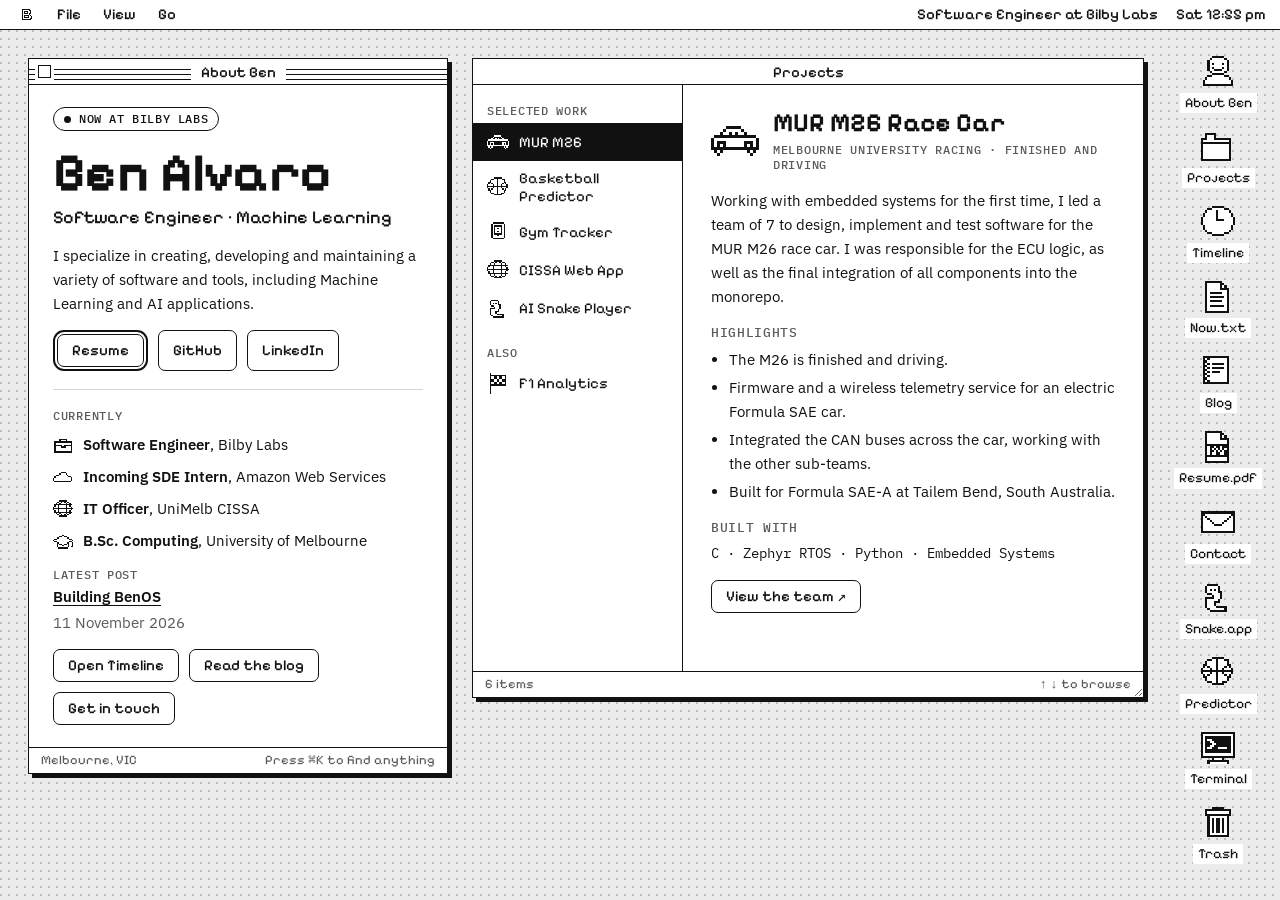
<file: index.html>
<!DOCTYPE html>
<html lang="en">
<head>
<meta charset="UTF-8">
<meta name="viewport" content="width=device-width, initial-scale=1.0, viewport-fit=cover">
<title>BenOS · Ben Alvaro</title>
<meta name="claude:viewport-fit-sides" content="cover">
<meta name="description" content="Ben Alvaro — software engineer at Bilby Labs and incoming SDE intern at AWS, in Melbourne. Projects, experience, a blog and a live Snake DQN, in a black-and-white desktop.">
<meta property="og:type" content="website">
<meta property="og:title" content="BenOS · Ben Alvaro">
<meta property="og:description" content="Software engineer at Bilby Labs and incoming SDE intern at AWS — ML/AI, embedded, iOS and full-stack.">
<meta property="og:url" content="https://www.benalv.dev">
<meta name="twitter:card" content="summary">
<link rel="icon" href="data:image/svg+xml,<svg xmlns='http://www.w3.org/2000/svg' viewBox='0 0 16 16' shape-rendering='crispEdges'><rect width='16' height='16' fill='%23fff'/><path d='M3 2h8v1h1v1h1v3h-1v1h1v4h-1v1h-1v1H3z' fill='%23000'/><path d='M5 4h5v3H5zM5 9h6v3H5z' fill='%23fff'/></svg>">
<link rel="preconnect" href="https://fonts.googleapis.com">
<link rel="preconnect" href="https://fonts.gstatic.com" crossorigin>
<link rel="stylesheet" href="https://fonts.googleapis.com/css2?family=Pixelify+Sans:wght@400;500;600;700&family=IBM+Plex+Sans:ital,wght@0,400;0,500;0,600;1,400&family=IBM+Plex+Mono:wght@400;500&display=swap">
<style>
/* Layout: a calm black-and-white desktop. Menu bar on top, two windows open side by side
   (About, Projects), an icon column on the right. Below 860px, or View > As List,
   the windows become one readable column. Pixel font for chrome and titles only;
   all reading text is set in IBM Plex Sans. */
:root {
  --ink: #111111;
  --paper: #ffffff;
  --muted: #5a5a5a;
  --rule: #d6d6d6;
  --desk: #ececec;
  --pat: rgba(17, 17, 17, 0.22);
  --shadow: #111111;
  --font-pixel: "Pixelify Sans", "Courier New", monospace;
  --font-body: "IBM Plex Sans", "Helvetica Neue", Arial, sans-serif;
  --font-mono: "IBM Plex Mono", ui-monospace, Menlo, Consolas, monospace;
  --fs: 15px;
  --menu-h: 30px;
  color-scheme: light;
}
@media (prefers-color-scheme: dark) {
  :root:not([data-theme="light"]) { --ink: #f0f0f0; --paper: #141414; --muted: #ababab; --rule: #3a3a3a; --desk: #1f1f1f; --pat: rgba(240, 240, 240, 0.16); --shadow: #000000; color-scheme: dark; }
}
:root[data-theme="dark"] { --ink: #f0f0f0; --paper: #141414; --muted: #ababab; --rule: #3a3a3a; --desk: #1f1f1f; --pat: rgba(240, 240, 240, 0.16); --shadow: #000000; color-scheme: dark; }
:root[data-size="large"] { --fs: 17px; }

* { box-sizing: border-box; }
/* The hidden attribute always wins over component display rules. List view
   re-shows core windows with a more specific !important rule below. */
[hidden] { display: none !important; }
html, body { margin: 0; }
body { background: var(--paper); color: var(--ink); font: 400 var(--fs)/1.6 var(--font-body); -webkit-font-smoothing: antialiased; overflow-x: hidden; }
body::before { content: ""; position: fixed; inset: 0 0 auto; height: env(safe-area-inset-top, 0px); z-index: 1000; background: var(--paper); }
a { color: var(--ink); text-underline-offset: 3px; }
button { font: inherit; color: inherit; }
img { max-width: 100%; }
:focus-visible { outline: 2px solid var(--ink); outline-offset: 2px; }
::selection { background: var(--ink); color: var(--paper); }
.px { font-family: var(--font-pixel); }
.muted { color: var(--muted); }
.pi { fill: var(--ink); } .pp { fill: var(--paper); }

/* ---------- Menu bar ---------- */
.menubar {
  position: sticky; top: env(safe-area-inset-top, 0px); z-index: 900; height: var(--menu-h);
  background: var(--paper); border-bottom: 1px solid var(--ink); display: flex; align-items: stretch;
  padding-left: max(8px, env(safe-area-inset-left, 0px)); padding-right: max(14px, env(safe-area-inset-right, 0px));
  font: 500 15px/1 var(--font-pixel);
}
.menu { position: relative; display: flex; }
.menu > button { background: none; border: 0; padding: 0 11px; cursor: default; display: flex; align-items: center; height: 100%; }
.menu > button[aria-expanded="true"] { background: var(--ink); color: var(--paper); }
.menu > button.logo { font-weight: 700; gap: 6px; }
.menu > button.logo svg { width: 16px; height: 16px; }
.menu > button[aria-expanded="true"] .pi { fill: var(--paper); }
.menu > button[aria-expanded="true"] .pp { fill: var(--ink); }
.menu ul { position: absolute; top: calc(100% + 1px); left: 0; min-width: 230px; margin: 0; padding: 4px 0; list-style: none; background: var(--paper); border: 1px solid var(--ink); box-shadow: 3px 3px 0 var(--shadow); z-index: 950; }
.menu ul[hidden] { display: none; }
.menu li button { display: flex; justify-content: space-between; gap: 18px; width: 100%; text-align: left; background: none; border: 0; padding: 6px 14px; font: 400 15px/1.1 var(--font-pixel); cursor: default; }
.menu li button:hover, .menu li button:focus-visible { background: var(--ink); color: var(--paper); outline: none; }
.menu li button kbd { font: inherit; color: var(--muted); }
.menu li button:hover kbd, .menu li button:focus-visible kbd { color: inherit; }
.menu li.sep { border-top: 1px solid var(--rule); margin: 4px 0; }
.menu li button[aria-checked="true"]::before { content: "✓"; margin-right: 6px; }
.menu li button[aria-checked="false"]::before { content: "✓"; margin-right: 6px; visibility: hidden; }
.menubar .right { margin-left: auto; display: flex; align-items: center; gap: 18px; white-space: nowrap; }
@media (max-width: 640px) { .menubar .avail, .menu.optional { display: none; } }

/* ---------- Desktop ---------- */
.desktop { position: relative; min-height: calc(100vh - var(--menu-h)); min-height: calc(100dvh - var(--menu-h)); overflow: hidden; background-color: var(--desk); }
:root:not([data-pattern]) .desktop, :root[data-pattern="dots"] .desktop { background-image: radial-gradient(circle at 1px 1px, var(--pat) 1px, transparent 1.4px); background-size: 8px 8px; }
:root[data-pattern="dither"] .desktop { background-color: var(--paper); background-image: conic-gradient(var(--ink) 25%, transparent 0 50%, var(--ink) 0 75%, transparent 0); background-size: 2px 2px; }
:root[data-pattern="plain"] .desktop { background-image: none; }

.icons { position: absolute; top: 18px; right: max(16px, env(safe-area-inset-right, 0px)); bottom: 18px; display: flex; flex-direction: column; flex-wrap: wrap-reverse; align-content: flex-start; gap: 4px 6px; z-index: 1; }
.icon { display: flex; flex-direction: column; align-items: center; gap: 5px; width: 92px; padding: 6px 2px; background: none; border: 0; cursor: default; text-decoration: none; color: var(--ink); }
.icon svg { width: 34px; height: 34px; display: block; }
.icon .label { font: 400 14px/1.15 var(--font-pixel); background: var(--paper); padding: 2px 5px; text-align: center; max-width: 92px; }
.icon:hover .label, .icon:focus-visible .label { background: var(--ink); color: var(--paper); }
.icon:focus-visible { outline: none; }

/* ---------- Windows ---------- */
.win { position: absolute; background: var(--paper); border: 1px solid var(--ink); box-shadow: 4px 4px 0 var(--shadow); display: flex; flex-direction: column; min-width: 260px; max-width: calc(100vw - 24px); }
.win[hidden] { display: none; }
.titlebar { height: 26px; flex: none; display: flex; align-items: center; justify-content: center; position: relative; border-bottom: 1px solid var(--ink); cursor: grab; user-select: none; touch-action: none; padding-inline: 32px; }
.win.active .titlebar { background: repeating-linear-gradient(var(--paper) 0 4px, var(--ink) 4px 5px) 0 6px / 100% 15px no-repeat, var(--paper); }
.titlebar:active { cursor: grabbing; }
.titlebar h2 { margin: 0; font: 500 15px/24px var(--font-pixel); padding: 0 10px; background: var(--paper); white-space: nowrap; overflow: hidden; text-overflow: ellipsis; }
.closebox { position: absolute; left: 9px; top: 6px; width: 13px; height: 13px; border: 1px solid var(--ink); background: var(--paper); padding: 0; cursor: default; box-shadow: 0 0 0 3px var(--paper); }
.closebox:hover::after { content: ""; position: absolute; inset: 2px; background: var(--ink); }
.win:not(.active) .closebox { visibility: hidden; }
.win-body { flex: 1; overflow: auto; padding: 22px 24px; min-height: 0; }
.win-body.flush { padding: 0; }
.win.resizable { resize: both; overflow: hidden; }
.statusbar { flex: none; border-top: 1px solid var(--ink); padding: 4px 12px; font: 400 13px/1.3 var(--font-pixel); display: flex; justify-content: space-between; gap: 10px; color: var(--muted); }
.shaded .win-body, .shaded .statusbar, .shaded .split { display: none !important; }

/* ---------- Shared content styles ---------- */
.h-pixel { font: 700 26px/1.1 var(--font-pixel); margin: 0; }
.eyebrow { font: 500 12px/1.3 var(--font-mono); text-transform: uppercase; letter-spacing: 0.06em; color: var(--muted); }
.btn-row { display: flex; flex-wrap: wrap; gap: 10px; }
.btn { display: inline-flex; align-items: center; gap: 8px; text-decoration: none; cursor: default; font: 500 15px/1 var(--font-pixel); padding: 8px 14px; border: 1px solid var(--ink); border-radius: 7px; background: var(--paper); color: var(--ink); }
.btn:hover { background: var(--ink); color: var(--paper); }
.btn.default { box-shadow: 0 0 0 2px var(--paper), 0 0 0 4px var(--ink); margin: 4px; }
.btn:active { transform: translateY(1px); }
.stack { display: grid; gap: 14px; }
.prose { max-width: 62ch; }
.prose p { margin: 0 0 12px; }
.prose p:last-child { margin-bottom: 0; }
.kv { display: grid; grid-template-columns: max-content minmax(0, 1fr); gap: 6px 18px; margin: 0; }
.kv dt { font: 500 12px/1.6 var(--font-mono); text-transform: uppercase; letter-spacing: 0.05em; color: var(--muted); }
.kv dd { margin: 0; }
hr.rule { border: 0; border-top: 1px solid var(--rule); margin: 4px 0; width: 100%; }

/* About */
.about-name { font: 700 clamp(40px, 5vw, 54px)/0.95 var(--font-pixel); margin: 2px 0 0; letter-spacing: -0.01em; }
.about-role { font: 500 18px/1.3 var(--font-pixel); margin: 0; }
.status-pill { display: inline-flex; align-items: center; gap: 8px; font: 500 12px/1 var(--font-mono); text-transform: uppercase; letter-spacing: 0.05em; border: 1px solid var(--ink); border-radius: 999px; padding: 5px 10px; justify-self: start; }
.status-pill i { width: 7px; height: 7px; border-radius: 50%; background: var(--ink); }
.now-list { list-style: none; padding: 0; margin: 0; display: grid; gap: 8px; }
.now-list li { display: grid; grid-template-columns: 20px minmax(0, 1fr); gap: 10px; align-items: start; }
.now-list svg { width: 20px; height: 20px; margin-top: 2px; }
.now-list b { font-weight: 600; }

/* Projects: sidebar + detail */
.split { display: grid; grid-template-columns: 210px minmax(0, 1fr); flex: 1; min-height: 0; }
.sidebar { border-right: 1px solid var(--ink); overflow: auto; padding: 8px 0; }
.sidebar button { display: grid; grid-template-columns: 22px minmax(0, 1fr); gap: 10px; align-items: center; width: 100%; padding: 8px 14px; background: none; border: 0; text-align: left; cursor: default; font: 400 15px/1.2 var(--font-pixel); }
.sidebar button svg { width: 22px; height: 22px; }
.sidebar button:hover { background: var(--desk); }
.sidebar button[aria-selected="true"] { background: var(--ink); color: var(--paper); }
.sidebar button[aria-selected="true"] .pi { fill: var(--paper); }
.sidebar button[aria-selected="true"] .pp { fill: var(--ink); }
.sidebar .side-label { padding: 10px 14px 4px; }
.details { overflow: auto; padding: 24px 28px; min-width: 0; }
.pdetail { display: none; }
.pdetail.on { display: grid; gap: 16px; }
.p-head { display: grid; grid-template-columns: 48px minmax(0, 1fr); gap: 14px; align-items: center; }
.p-head svg { width: 48px; height: 48px; }
.p-head .eyebrow { margin-top: 4px; }
.p-sec h4 { font: 500 13px/1.3 var(--font-mono); text-transform: uppercase; letter-spacing: 0.05em; color: var(--muted); margin: 0 0 6px; }
.p-sec ul { margin: 0; padding-left: 18px; display: grid; gap: 4px; max-width: 62ch; }
.stack-line { font: 400 14px/1.5 var(--font-mono); }
.thumbs { display: grid; grid-template-columns: repeat(4, minmax(0, 76px)); gap: 10px; }
.thumbs button { padding: 0; border: 1px solid var(--ink); border-radius: 10px; overflow: hidden; background: var(--paper); cursor: zoom-in; line-height: 0; }
.thumbs button { width: 100%; }
.thumbs canvas, .thumbs img { width: 100%; height: auto; display: block; image-rendering: pixelated; }
body.list .kbd-hint { display: none; }

/* Blog */
.posts { list-style: none; margin: 16px 0 0; padding: 0; }
.posts li + li { border-top: 1px solid var(--rule); }
.posts button { display: grid; gap: 4px; width: 100%; text-align: left; background: none; border: 0; padding: 16px 0; cursor: default; }
.posts button:hover .pt, .posts button:focus-visible .pt { text-decoration: underline; text-underline-offset: 3px; }
.posts .pt { font: 600 19px/1.3 var(--font-body); }
.posts .ps { color: var(--muted); max-width: 62ch; }
.post { display: grid; gap: 10px; }
.post-title { font: 700 30px/1.15 var(--font-pixel); margin: 2px 0 6px; text-wrap: balance; }
.post-body { max-width: 66ch; font-size: calc(var(--fs) + 1px); line-height: 1.7; }
.post-body > :first-child { margin-top: 0; }
.post-body h2 { font: 700 22px/1.2 var(--font-pixel); margin: 28px 0 8px; }
.post-body h3 { font: 600 18px/1.3 var(--font-body); margin: 22px 0 6px; }
.post-body p, .post-body ul, .post-body ol, .post-body blockquote, .post-body pre { margin: 0 0 14px; }
.post-body ul, .post-body ol { padding-left: 22px; }
.post-body li { margin-bottom: 4px; }
.post-body blockquote { padding: 2px 0 2px 16px; border-left: 3px solid var(--ink); color: var(--muted); }
.post-body code { font: 400 0.88em var(--font-mono); background: var(--desk); padding: 1px 5px; }
.post-body pre { background: #111; color: #f0f0f0; padding: 14px 16px; overflow-x: auto; line-height: 1.45; font-size: 14px; }
.post-body pre code { background: none; padding: 0; color: inherit; }
.post-body img { display: block; max-width: 100%; height: auto; border: 1px solid var(--ink); margin: 6px 0 14px; }
.post-body hr { border: 0; border-top: 1px solid var(--rule); margin: 24px 0; }
.post-body table { border-collapse: collapse; display: block; overflow-x: auto; margin: 0 0 14px; }
.post-body th, .post-body td { border: 1px solid var(--rule); padding: 6px 10px; text-align: left; }
.post-foot { border-top: 1px solid var(--rule); padding-top: 14px; margin-top: 8px; display: flex; gap: 12px; align-items: center; flex-wrap: wrap; }
#post-url { font: 400 13px/1.4 var(--font-mono); overflow-wrap: anywhere; user-select: all; }
.latest { margin: 0; display: grid; gap: 2px; }
.latest a { font-weight: 600; }

/* Timeline */
.tl { list-style: none; margin: 0; padding: 0; }
.tl > li { display: grid; grid-template-columns: 104px minmax(0, 1fr); gap: 16px; padding: 16px 0; border-top: 1px solid var(--rule); }
.tl > li:first-child { border-top: 0; padding-top: 0; }
.tl .when { display: flex; flex-direction: column; font: 500 15px/1.35 var(--font-pixel); padding-top: 1px; }
.tl .when small { font: 400 13px/1 var(--font-pixel); color: var(--muted); display: block; }
.tl .kind.next { background: var(--ink); color: var(--paper); }
.tl h3 { font: 600 17px/1.3 var(--font-body); margin: 0; }
.tl .where { color: var(--muted); margin: 2px 0 8px; display: flex; gap: 8px; flex-wrap: wrap; align-items: center; }
.tl .kind { font: 500 11px/1 var(--font-mono); text-transform: uppercase; letter-spacing: 0.05em; border: 1px solid var(--ink); border-radius: 999px; padding: 3px 7px; color: var(--ink); }
.tl ul { margin: 0; padding-left: 18px; display: grid; gap: 4px; max-width: 62ch; }
.certs { list-style: none; padding: 0; margin: 0; display: grid; gap: 6px; }
.certs li { display: flex; justify-content: space-between; gap: 12px; border-bottom: 1px solid var(--rule); padding-bottom: 6px; }

/* Settings */
.cp-group { border: 1px solid var(--ink); padding: 14px 14px 12px; margin: 0; }
.cp-group legend { font: 500 15px/1 var(--font-pixel); padding: 0 6px; }
.cp-opts { display: flex; flex-wrap: wrap; gap: 8px 18px; }
.cp-opts label { display: flex; gap: 8px; align-items: center; cursor: default; }
.cp-opts input { appearance: none; width: 14px; height: 14px; border: 1px solid var(--ink); border-radius: 50%; margin: 0; display: grid; place-items: center; background: var(--paper); }
.cp-opts input:checked::after { content: ""; width: 6px; height: 6px; border-radius: 50%; background: var(--ink); }

/* Snake */
.snake-app { display: grid; gap: 12px; }
.board { position: relative; }
.paused { position: absolute; inset: 0; display: grid; place-items: center; pointer-events: none; }
.paused span { font: 700 18px/1 var(--font-pixel); background: var(--paper); border: 1px solid var(--ink); box-shadow: 3px 3px 0 var(--shadow); padding: 9px 16px; }
.btn.play { min-width: 96px; justify-content: center; }
.btn.play svg { width: 10px; height: 10px; fill: currentColor; }
#snake-canvas.stepping { cursor: pointer; }
#snake-canvas { display: block; width: 100%; height: auto; aspect-ratio: 4 / 3; border: 1px solid var(--ink); image-rendering: pixelated; }
.snake-row { display: flex; justify-content: space-between; align-items: center; gap: 10px; flex-wrap: wrap; font: 400 15px/1 var(--font-pixel); }
.qbars { display: grid; gap: 6px; }
.qrow { display: grid; grid-template-columns: 70px minmax(0, 1fr) 52px; gap: 8px; align-items: center; font: 400 14px/1 var(--font-pixel); }
.qrow .bar { height: 10px; border: 1px solid var(--ink); position: relative; }
.qrow .bar i { position: absolute; inset: 0 auto 0 0; width: 0; background: var(--rule); }
.qrow.best .bar i { background: var(--ink); }
.qrow .v { text-align: right; font: 400 13px/1 var(--font-mono); }
.seg { display: inline-flex; border: 1px solid var(--ink); border-radius: 7px; overflow: hidden; }
.seg button { border: 0; background: var(--paper); padding: 6px 12px; font: 400 14px/1 var(--font-pixel); cursor: default; }
.seg button + button { border-left: 1px solid var(--ink); }
.seg button[aria-pressed="true"] { background: var(--ink); color: var(--paper); }
.learn:not([hidden]) { display: grid; gap: 8px; border-top: 1px solid var(--rule); padding-top: 12px; }
#learn-chart { display: block; width: 100%; height: auto; aspect-ratio: 512 / 150; border: 1px solid var(--ink); }
.chart-key { display: flex; gap: 16px; flex-wrap: wrap; font: 400 13px/1 var(--font-pixel); color: var(--muted); }
.chart-key i { display: inline-block; width: 14px; vertical-align: middle; margin-right: 6px; }
.chart-key .k-bar { height: 8px; background: var(--rule); border: 1px solid var(--muted); }
.chart-key .k-line { height: 0; border-top: 2px solid var(--ink); }
.seg button:disabled { color: var(--muted); }
.pad { display: none; grid-template-columns: repeat(3, 48px); gap: 6px; justify-content: center; }
.pad.show { display: grid; }
.pad button { height: 42px; border: 1px solid var(--ink); background: var(--paper); border-radius: 7px; font: 700 18px/1 var(--font-pixel); }

/* Terminal */
.term { background: #111; color: #f0f0f0; font: 400 14px/1.5 var(--font-mono); padding: 12px 14px; height: 100%; overflow: auto; cursor: text; }
.term pre { margin: 0; white-space: pre-wrap; word-break: break-word; font: inherit; }
.term .line { display: flex; gap: 8px; }
.term input { flex: 1; min-width: 0; background: transparent; border: 0; color: inherit; font: inherit; outline: none; caret-color: #f0f0f0; padding: 0; }
.term a { color: inherit; }
.term .dim { color: #9a9a9a; }

/* Find */
#win-find .win-body { padding: 0; }
#find-in { width: 100%; border: 0; border-bottom: 1px solid var(--ink); padding: 14px 16px; font: 400 17px/1.2 var(--font-body); background: var(--paper); color: var(--ink); outline: none; }
#find-list { list-style: none; margin: 0; padding: 6px 0; max-height: 320px; overflow: auto; }
#find-list li button { display: grid; grid-template-columns: 22px minmax(0, 1fr) auto; gap: 10px; align-items: center; width: 100%; padding: 8px 16px; border: 0; background: none; text-align: left; cursor: default; }
#find-list li button svg { width: 20px; height: 20px; }
#find-list li button .k { font: 400 12px/1 var(--font-mono); color: var(--muted); }
#find-list li button.cur { background: var(--ink); color: var(--paper); }
#find-list li button.cur .k { color: var(--paper); }
#find-list li button.cur .pi { fill: var(--paper); }
#find-list li button.cur .pp { fill: var(--ink); }

/* Gallery, video, mail */
.gal { display: grid; justify-items: center; gap: 12px; }
.gal-stage { border: 1px solid var(--ink); border-radius: 20px; overflow: hidden; line-height: 0; background: #fff; }
.gal-stage canvas, .gal-stage img { display: block; width: 240px; height: auto; max-width: 100%; image-rendering: pixelated; }
.gal-ctl { display: flex; gap: 10px; align-items: center; flex-wrap: wrap; justify-content: center; font: 400 15px/1 var(--font-pixel); }
#win-video video { display: block; width: 100%; background: #000; }
.mail-row { display: grid; grid-template-columns: 70px minmax(0, 1fr) auto; gap: 10px; align-items: center; padding: 8px 0; border-bottom: 1px solid var(--rule); }
.mail-row .k { font: 400 15px/1 var(--font-pixel); color: var(--muted); }
.mail-row .v { font-weight: 500; overflow-wrap: anywhere; }

/* Boot */
#boot { position: fixed; inset: 0; z-index: 2000; display: grid; place-items: center; background: var(--desk); }
#boot[hidden] { display: none; }
.boot-box { background: var(--paper); border: 1px solid var(--ink); box-shadow: 3px 3px 0 var(--ink); padding: 26px 30px; width: min(320px, calc(100vw - 32px)); text-align: center; font-family: var(--font-pixel); }
.boot-box .logo-big { font: 700 32px/1 var(--font-pixel); margin-bottom: 6px; }
.boot-box p { margin: 0 0 16px; }
.boot-bar { height: 12px; border: 1px solid var(--ink); padding: 1px; }
.boot-bar i { display: block; height: 100%; width: 0; background: var(--ink); transition: width 0.07s linear; }

/* ---------- List mode (phones, or View > As List) ---------- */
body.list .desktop { display: flex; flex-direction: column; gap: 24px; padding-block: 20px 40px; padding-left: max(16px, env(safe-area-inset-left, 0px)); padding-right: max(16px, env(safe-area-inset-right, 0px)); min-height: 0; overflow: visible; }
body.list .icons { position: static; flex-direction: row; flex-wrap: wrap; justify-content: center; gap: 4px; order: 50; padding: 12px 6px; background: var(--paper); border: 1px solid var(--ink); }
body.list .win[data-core] { position: static !important; width: auto !important; height: auto !important; max-width: 760px; margin-inline: auto; align-self: stretch; display: flex !important; resize: none; }
body.list .win[data-core] .closebox { visibility: hidden; }
body.list .win[data-core] .titlebar { cursor: default; }
body.list .win[data-core] .win-body, body.list .win[data-core] .details { overflow: visible; }
body.list .win:not([data-core]) { position: fixed !important; left: 50% !important; top: 50% !important; transform: translate(-50%, -50%); width: min(560px, calc(100vw - 24px)) !important; height: auto !important; max-height: calc(100dvh - 60px); z-index: 1500 !important; }
body.list .win:not([data-core]) .win-body { overflow: auto; }
body.list #win-terminal .win-body { height: 320px; }
body.list .split { display: block; }
body.list .sidebar { display: none; }
body.list .pdetail { display: grid; gap: 16px; padding-bottom: 24px; margin-bottom: 24px; border-bottom: 1px solid var(--rule); }
body.list .pdetail:last-child { border-bottom: 0; margin-bottom: 0; padding-bottom: 0; }
body.list .details { padding: 22px 20px; }
@media (max-width: 520px) {
  .win-body { padding: 18px 16px; }
  .tl > li { grid-template-columns: minmax(0, 1fr); gap: 4px; }
  .tl .when { flex-direction: row; flex-wrap: wrap; gap: 0 6px; }
  .tl .when small { display: inline; }
  .kv { grid-template-columns: minmax(0, 1fr); gap: 0 0; }
  .kv dd { margin-bottom: 8px; }
}

@media (prefers-reduced-motion: reduce) { *, *::before, *::after { animation: none !important; transition: none !important; } }
</style>
</head>
<body>

<div id="boot" hidden>
  <div class="boot-box" role="status" aria-live="polite">
    <div class="logo-big">BenOS</div>
    <p>Starting up…</p>
    <div class="boot-bar"><i id="boot-fill"></i></div>
  </div>
</div>

<header class="menubar" aria-label="Menu bar">
  <div class="menu">
    <button class="logo" type="button" aria-haspopup="true" aria-expanded="false" aria-label="BenOS menu"><span data-icon="logo"></span></button>
    <ul hidden>
      <li><button type="button" data-cmd="open:aboutos">About BenOS</button></li>
      <li><button type="button" data-cmd="open:settings">Appearance…</button></li>
      <li class="sep"></li>
      <li><button type="button" data-cmd="restart">Restart</button></li>
    </ul>
  </div>
  <div class="menu">
    <button type="button" aria-haspopup="true" aria-expanded="false">File</button>
    <ul hidden>
      <li><button type="button" data-cmd="find">Find… <kbd>⌘K</kbd></button></li>
      <li><button type="button" data-cmd="resume">Open Resume.pdf</button></li>
      <li><button type="button" data-cmd="open:mail">New Message</button></li>
      <li class="sep"></li>
      <li><button type="button" data-cmd="close">Close Window <kbd>Esc</kbd></button></li>
    </ul>
  </div>
  <div class="menu">
    <button type="button" aria-haspopup="true" aria-expanded="false">View</button>
    <ul hidden>
      <li><button type="button" role="menuitemradio" data-cmd="view:desktop" id="v-desk" aria-checked="true">As Desktop</button></li>
      <li><button type="button" role="menuitemradio" data-cmd="view:list" id="v-list" aria-checked="false">As List</button></li>
      <li class="sep"></li>
      <li><button type="button" data-cmd="tidy">Clean Up Windows</button></li>
    </ul>
  </div>
  <div class="menu">
    <button type="button" aria-haspopup="true" aria-expanded="false">Go</button>
    <ul hidden>
      <li><button type="button" data-cmd="open:about">About Ben</button></li>
      <li><button type="button" data-cmd="open:projects">Projects</button></li>
      <li><button type="button" data-cmd="open:timeline">Timeline</button></li>
      <li><button type="button" data-cmd="open:now">Now.txt</button></li>
      <li><button type="button" data-cmd="open:blog">Blog</button></li>
      <li class="sep"></li>
      <li><button type="button" data-cmd="open:snake">Snake.app</button></li>
      <li><button type="button" data-cmd="open:terminal">Terminal</button></li>
      <li><button type="button" data-cmd="basketball">Predictor.app</button></li>
    </ul>
  </div>
  <div class="right"><span class="avail">Software Engineer at Bilby Labs</span><span id="clock">--:--</span></div>
</header>

<main class="desktop" id="desktop">

  <!-- ===== About ===== -->
  <section class="win" id="win-about" data-core data-w="420" aria-labelledby="t-about">
    <div class="titlebar"><button class="closebox" type="button" aria-label="Close About Ben"></button><h2 id="t-about">About Ben</h2></div>
    <div class="win-body stack">
      <span class="status-pill"><i aria-hidden="true"></i>Now at Bilby Labs</span>
      <div>
        <h1 class="about-name">Ben Alvaro</h1>
        <p class="about-role" style="margin-top:8px">Software Engineer · Machine Learning</p>
      </div>
      <p class="prose" style="margin:0">I specialize in creating, developing and maintaining a variety of software and tools, including Machine Learning and AI applications.</p>
      <div class="btn-row">
        <a class="btn default" href="BenAlvaroResume.pdf" target="_blank" rel="noopener">Resume</a>
        <a class="btn" href="https://github.com/macapps13" target="_blank" rel="noopener">GitHub</a>
        <a class="btn" href="https://linkedin.com/in/ben-alvaro" target="_blank" rel="noopener">LinkedIn</a>
      </div>
      <hr class="rule">
      <div>
        <div class="eyebrow" style="margin-bottom:10px">Currently</div>
        <ul class="now-list">
          <li><span data-icon="case"></span><span><b>Software Engineer</b>, Bilby Labs</span></li>
          <li><span data-icon="cloud"></span><span><b>Incoming SDE Intern</b>, Amazon Web Services</span></li>
          <li><span data-icon="globe"></span><span><b>IT Officer</b>, UniMelb CISSA</span></li>
          <li><span data-icon="cap"></span><span><b>B.Sc. Computing</b>, University of Melbourne</span></li>
        </ul>
      </div>
      <p class="latest" id="latest" hidden><span class="eyebrow">Latest post</span><a href="#" id="latest-link"></a><span class="muted" id="latest-date"></span></p>
      <div class="btn-row"><button class="btn" type="button" data-cmd="open:timeline">Open Timeline</button><button class="btn" type="button" data-cmd="open:blog">Read the blog</button><button class="btn" type="button" data-cmd="open:mail">Get in touch</button></div>
    </div>
    <div class="statusbar"><span>Melbourne, VIC</span><span class="kbd-hint">Press ⌘K to find anything</span></div>
  </section>

  <!-- ===== Projects ===== -->
  <section class="win resizable" id="win-projects" data-core data-w="760" data-h="640" aria-labelledby="t-projects">
    <div class="titlebar"><button class="closebox" type="button" aria-label="Close Projects"></button><h2 id="t-projects">Projects</h2></div>
    <div class="split">
      <nav class="sidebar" aria-label="Projects" role="tablist" aria-orientation="vertical">
        <div class="side-label eyebrow">Selected work</div>
        <button type="button" role="tab" data-proj="m26" aria-selected="true"><span data-icon="car"></span>MUR M26</button>
        <button type="button" role="tab" data-proj="basketball" aria-selected="false"><span data-icon="ball"></span>Basketball Predictor</button>
        <button type="button" role="tab" data-proj="gym" aria-selected="false"><span data-icon="phone"></span>Gym Tracker</button>
        <button type="button" role="tab" data-proj="cissa" aria-selected="false"><span data-icon="globe"></span>CISSA Web App</button>
        <button type="button" role="tab" data-proj="snake" aria-selected="false"><span data-icon="snake"></span>AI Snake Player</button>
        <div class="side-label eyebrow" style="margin-top:8px">Also</div>
        <button type="button" role="tab" data-proj="f1" aria-selected="false"><span data-icon="flag"></span>F1 Analytics</button>
      </nav>
      <div class="details">

        <article class="pdetail on" id="p-m26" role="tabpanel" aria-label="MUR M26 Race Car">
          <div class="p-head"><span data-icon="car"></span><div><h3 class="h-pixel">MUR M26 Race Car</h3><div class="eyebrow">Melbourne University Racing · finished and driving</div></div></div>
          <div class="prose"><p>Working with embedded systems for the first time, I led a team of 7 to design, implement and test software for the MUR M26 race car. I was responsible for the ECU logic, as well as the final integration of all components into the monorepo.</p></div>
          <div class="p-sec"><h4>Highlights</h4><ul>
            <li>The M26 is finished and driving.</li>
            <li>Firmware and a wireless telemetry service for an electric Formula SAE car.</li>
            <li>Integrated the CAN buses across the car, working with the other sub-teams.</li>
            <li>Built for Formula SAE-A at Tailem Bend, South Australia.</li>
          </ul></div>
          <div class="p-sec"><h4>Built with</h4><div class="stack-line">C · Zephyr RTOS · Python · Embedded Systems</div></div>
          <div class="btn-row"><a class="btn" href="https://www.instagram.com/melbourneuniracing/" target="_blank" rel="noopener">View the team ↗</a></div>
        </article>

        <article class="pdetail" id="p-basketball" role="tabpanel" aria-label="Basketball Predictor">
          <div class="p-head"><span data-icon="ball"></span><div><h3 class="h-pixel">Basketball Predictor</h3><div class="eyebrow">Machine learning · live API</div></div></div>
          <div class="prose"><p>An ML based basketball outcome predictor that leverages advanced metrics to forecast NBA game results and identify betting value by comparing fair and market odds.</p></div>
          <div class="p-sec"><h4>Highlights</h4><ul>
            <li>Two win-probability models side by side: logistic and normal.</li>
            <li>Converts probabilities to fair odds and flags games where the market is longer.</li>
            <li>A GitHub Actions job runs the model three times a day and publishes the picks to Predictor.app.</li>
          </ul></div>
          <div class="p-sec"><h4>Built with</h4><div class="stack-line">Python · nba_api · GitHub Actions · JSON</div></div>
          <div class="btn-row"><a class="btn default" href="basketball.html">Open Predictor.app</a><a class="btn" href="https://github.com/Macapps13/BasketballPredictor" target="_blank" rel="noopener">Source ↗</a></div>
        </article>

        <article class="pdetail" id="p-gym" role="tabpanel" aria-label="SwiftUI Gym Tracker">
          <div class="p-head"><span data-icon="phone"></span><div><h3 class="h-pixel">SwiftUI Gym Tracker</h3><div class="eyebrow">Native iOS app</div></div></div>
          <div class="prose"><p>A native iOS application focused on simple UI for tracking user's gym progress. Designed with experienced lifters in mind, the app features minimalist UI and a depth of analysis to help users track their progress and achieve their fitness goals.</p></div>
          <div class="p-sec"><h4>Screenshots</h4><div class="thumbs" id="thumbs"></div></div>
          <div class="p-sec"><h4>Built with</h4><div class="stack-line">SwiftUI · SwiftData · Swift Charts</div></div>
          <div class="btn-row"><button class="btn" type="button" data-cmd="open:gallery">Open screenshots</button><a class="btn" href="https://github.com/Macapps13/GymPal" target="_blank" rel="noopener">Source ↗</a></div>
        </article>

        <article class="pdetail" id="p-cissa" role="tabpanel" aria-label="CISSA Web Application">
          <div class="p-head"><span data-icon="globe"></span><div><h3 class="h-pixel">CISSA Web Application</h3><div class="eyebrow">UniMelb CISSA · built as IT Director</div></div></div>
          <div class="prose"><p>A full-stack web app for CISSA (Computing and Information Systems Student Association) to display events, engage the community and offer job opportunities.</p></div>
          <div class="p-sec"><h4>Highlights</h4><ul>
            <li>Released the new club website and the internal infrastructure behind it.</li>
            <li>Interactive pages and plug-ins in Python, React and Node.js.</li>
            <li>Supports events totalling 1000+ participants a year.</li>
          </ul></div>
          <div class="p-sec"><h4>Built with</h4><div class="stack-line">React · Node.js · Tailwind · Python</div></div>
          <div class="btn-row"><a class="btn" href="https://cissa.org.au" target="_blank" rel="noopener">cissa.org.au ↗</a></div>
        </article>

        <article class="pdetail" id="p-snake" role="tabpanel" aria-label="AI Snake Player">
          <div class="p-head"><span data-icon="snake"></span><div><h3 class="h-pixel">AI Snake Player</h3><div class="eyebrow">Reinforcement learning</div></div></div>
          <div class="prose"><p>Implemented a Deep Q-Network (DQN) reinforcement learning agent trained to achieve optimal pathing and maximum score in the classic game Snake, demonstrating strong foundational knowledge of RL concepts.</p></div>
          <div class="p-sec"><h4>Highlights</h4><ul>
            <li>An 11-feature state (danger, heading, food direction) into an 11 → 256 → 3 network.</li>
            <li>Also trained agents for other games, including Space Invaders.</li>
            <li>The trained Snake agent runs live in this site as Snake.app.</li>
          </ul></div>
          <div class="p-sec"><h4>Built with</h4><div class="stack-line">Python · PyTorch · PyGame · Reinforcement Learning</div></div>
          <div class="btn-row"><button class="btn default" type="button" data-cmd="open:snake">Run Snake.app</button><button class="btn" type="button" data-cmd="open:video">Watch demo</button><a class="btn" href="https://github.com/Macapps13/SnakeAI" target="_blank" rel="noopener">Source ↗</a></div>
        </article>

        <article class="pdetail" id="p-f1" role="tabpanel" aria-label="F1 Analytics Platform">
          <div class="p-head"><span data-icon="flag"></span><div><h3 class="h-pixel">F1 Analytics Platform</h3><div class="eyebrow">Data analysis · April 2026</div></div></div>
          <div class="prose"><p>A platform to analyse how lap times change over time in relation to other factors. I used unsupervised ML techniques such as anomaly detection and association rules to find what influences lap times, and to isolate those effects.</p></div>
          <div class="p-sec"><h4>Built with</h4><div class="stack-line">Python · Pandas · Matplotlib · Unsupervised ML</div></div>
        </article>

      </div>
    </div>
    <div class="statusbar"><span>6 items</span><span>↑ ↓ to browse</span></div>
  </section>

  <!-- ===== Timeline ===== -->
  <section class="win resizable" id="win-timeline" data-core data-w="560" data-h="600" hidden aria-labelledby="t-tl">
    <div class="titlebar"><button class="closebox" type="button" aria-label="Close Timeline"></button><h2 id="t-tl">Timeline</h2></div>
    <div class="win-body">
      <ol class="tl">
        <li><div class="when"><span>Upcoming</span></div><div><h3>Software Development Engineer Intern</h3><div class="where">Amazon Web Services <span class="kind next">Incoming</span></div></div></li>
        <li><div class="when"><time datetime="2026-10">Oct 2026</time><span>– Present</span></div><div><h3>Software Engineer</h3><div class="where">Bilby Labs <span class="kind">Work</span></div><ul>
          <li>Own the cloud infrastructure for a practice management SaaS platform for psychology clinics, deployed on AWS.</li>
          <li>Designed a multi-tenant architecture with a dedicated database per clinic, keeping sensitive patient records strictly isolated.</li>
          <li>Kept clinic onboarding simple by using a shared application layer instead of separate AWS accounts per clinic, without weakening tenant separation.</li></ul></div></li>
        <li><div class="when"><time datetime="2026-10">Oct 2026</time><span>– Present</span></div><div><h3>IT Officer</h3><div class="where">UniMelb CISSA <span class="kind">Work</span></div><ul>
          <li>Back on the IT team after stepping down as IT Director.</li></ul></div></li>
        <li><div class="when"><time datetime="2026-03">Mar 2026</time><span>– Present</span></div><div><h3>Lead Software Engineer</h3><div class="where">Melbourne University Racing <span class="kind">Work</span></div><ul>
          <li>Led a team of 7 to design, develop and integrate working firmware and a telemetry service for the M26, a Formula SAE car. The car is finished and driving.</li>
          <li>Managed the team-wide project to tight deadlines, working with and around other sub-teams to integrate with the rest of the car.</li>
          <li>Learned soldering, machining and high voltage safety during manufacturing.</li></ul></div></li>
        <li><div class="when"><time datetime="2025-03">Mar 2025</time><span>– <time datetime="2027-11">Nov 2027</time> <small>expected</small></span></div><div><h3>B.Sc. (Computing &amp; Software Systems)</h3><div class="where">University of Melbourne · WAM 84 <span class="kind">Study</span></div><ul>
          <li>Subjects include Models of Computation, Information Security and Privacy, Design of Algorithms, Database Systems, Elements of Data Processing and Object Oriented Programming.</li></ul></div></li>
        <li><div class="when"><time datetime="2023-12">Dec 2023</time><span>– Present</span></div><div><h3>Student ML Engineer</h3><div class="where">Pitcrew AI · remote <span class="kind">Work</span></div><ul>
          <li>Thermal imaging ML model training and troubleshooting, including calibrating and installing hardware for international clients.</li>
          <li>Built and ran a model-training pipeline that shipped a model to production.</li>
          <li>Supervised the annotation process with Jira, Confluence, CVAT and Slack.</li></ul></div></li>
        <li><div class="when"><time datetime="2025-03">Mar 2025</time><span>– <time datetime="2026-10">Oct 2026</time></span></div><div><h3>IT Director</h3><div class="where">UniMelb CISSA <span class="kind">Work</span></div><ul>
          <li>Released the new club website (cissa.org.au) and built internal infrastructure.</li>
          <li>Created interactive pages and website plug-ins using Python, React and Node.js.</li>
          <li>Helped plan and run events totalling 1000+ participants across the year, and deployed internal tools to organise finances.</li></ul></div></li>
        <li><div class="when"><time datetime="2026-04">Apr 2026</time></div><div><h3>F1 Analytics Platform</h3><div class="where">Personal <span class="kind">Project</span></div><ul>
          <li>Anomaly detection and association rules to isolate what drives lap times.</li></ul></div></li>
        <li><div class="when"><time datetime="2025-06">Jun 2025</time></div><div><h3>Machine Learning Game AI</h3><div class="where">Personal <span class="kind">Project</span></div><ul>
          <li>Reinforcement learning agents for Snake and Space Invaders with PyTorch and PyGame.</li></ul></div></li>
        <li><div class="when"><time datetime="2019-01">Jan 2019</time><span>– <time datetime="2024-09">Sep 2024</time></span></div><div><h3>Higher School Certificate</h3><div class="where">Merewether High School · ATAR 97.2 <span class="kind">Study</span></div></div></li>
      </ol>
      <hr class="rule" style="margin:18px 0">
      <div class="eyebrow" style="margin-bottom:10px">Certificates</div>
      <ul class="certs">
        <li><span>AWS Certified AI Practitioner</span><span class="muted">Held</span></li>
        <li><span>Anthropic AI Fluency</span><span class="muted">Held</span></li>
      </ul>
    </div>
  </section>

  <!-- ===== Now ===== -->
  <section class="win" id="win-now" data-core data-w="400" hidden aria-labelledby="t-now">
    <div class="titlebar"><button class="closebox" type="button" aria-label="Close Now"></button><h2 id="t-now">Now.txt</h2></div>
    <div class="win-body prose">
      <div class="eyebrow" style="margin-bottom:12px">What I'm doing now · November 2026</div>
      <p>Working as a software engineer at Bilby Labs.</p>
      <p>Getting ready to join Amazon Web Services as a Software Development Engineer intern.</p>
      <p>The M26 is finished and driving.</p>
      <p>Studying Computing &amp; Software Systems at the University of Melbourne, finishing in 2027, and back on CISSA's IT team as IT Officer.</p>
      <p>Writing on the <a href="#blog" data-cmd="open:blog">blog</a>.</p>
    </div>
  </section>

  <!-- ===== Blog ===== -->
  <section class="win resizable" id="win-blog" data-core data-w="660" data-h="640" hidden aria-labelledby="t-blog">
    <div class="titlebar"><button class="closebox" type="button" aria-label="Close Blog"></button><h2 id="t-blog">Blog</h2></div>
    <div class="win-body" id="blog-body">
      <div id="blog-list">
        <h3 class="h-pixel">Blog</h3>
        <p class="muted" style="margin:6px 0 0">Notes on what I'm building and learning.</p>
        <ol class="posts" id="posts"><li class="muted" style="padding:14px 0">Loading posts…</li></ol>
      </div>
      <article class="post" id="blog-post" hidden>
        <div><button class="btn" type="button" id="post-back">← All posts</button></div>
        <div class="eyebrow" id="post-date"></div>
        <h1 class="post-title" id="post-title"></h1>
        <div class="post-body" id="post-body"></div>
        <div class="post-foot"><button class="btn" type="button" id="post-copy">Copy link</button><span class="muted" id="post-url" hidden></span></div>
      </article>
    </div>
    <div class="statusbar"><span id="blog-count">Posts</span><span>Written in Markdown</span></div>
  </section>

  <!-- ===== Snake.app ===== -->
  <section class="win" id="win-snake" data-core data-w="440" hidden aria-labelledby="t-snake">
    <div class="titlebar"><button class="closebox" type="button" aria-label="Close Snake"></button><h2 id="t-snake">Snake.app</h2></div>
    <div class="win-body snake-app">
      <div class="snake-row"><span>Score <b id="s-score">0</b></span><span>Best <b id="s-best">0</b></span><span>Games <b id="s-runs">0</b></span></div>
      <div class="board"><canvas id="snake-canvas" width="512" height="384" aria-label="Snake game played by a trained DQN agent"></canvas><div class="paused" id="s-paused" hidden><span>Paused</span></div></div>
      <div class="snake-row">
        <button class="btn play" type="button" id="s-play"><svg viewBox="0 0 8 8" shape-rendering="crispEdges" aria-hidden="true"><path d="M1 1h2v6H1zM5 1h2v6H5z"/></svg><span>Pause</span></button>
        <div class="seg" role="group" aria-label="Speed"><button type="button" data-speed="1" aria-pressed="true">1×</button><button type="button" data-speed="2" aria-pressed="false">2×</button><button type="button" data-speed="5" aria-pressed="false">5×</button><button type="button" data-speed="10" aria-pressed="false">10×</button><button type="button" data-speed="0" aria-pressed="false" title="As fast as your device can go">Max</button></div>
      </div>
      <div class="qbars" aria-label="How the network rates each move">
        <div class="qrow"><span>Straight</span><span class="bar"><i></i></span><span class="v">0.00</span></div>
        <div class="qrow"><span>Right</span><span class="bar"><i></i></span><span class="v">0.00</span></div>
        <div class="qrow"><span>Left</span><span class="bar"><i></i></span><span class="v">0.00</span></div>
      </div>
      <div class="snake-row">
        <div class="seg" role="group" aria-label="Who plays"><button type="button" id="mode-ai" aria-pressed="true">Trained</button><button type="button" id="mode-learn" aria-pressed="false">Learning</button><button type="button" id="mode-you" aria-pressed="false">You play</button></div>
        <span id="s-hint" class="muted" style="font-size:14px">Arrows or WASD</span>
      </div>
      <div class="learn" id="learn" hidden>
        <div class="snake-row"><span>Exploring <b id="l-eps">40%</b></span><span>Memory <b id="l-mem">0</b></span><span>Avg of 10 <b id="l-avg">–</b></span><button class="btn" type="button" id="l-reset">Start over</button></div>
        <canvas id="learn-chart" width="1024" height="300" role="img" aria-label="Score per game while the network learns"></canvas>
        <div class="chart-key"><span><i class="k-bar"></i>Score per game</span><span><i class="k-line"></i>Average of last 10</span></div>
      </div>
      <div class="pad" id="pad">
        <span></span><button type="button" data-dir="3" aria-label="Up">↑</button><span></span>
        <button type="button" data-dir="2" aria-label="Left">←</button><button type="button" data-dir="1" aria-label="Down">↓</button><button type="button" data-dir="0" aria-label="Right">→</button>
      </div>
    </div>
    <div class="statusbar"><span id="s-note">Bars: the network's score per move</span><span id="s-keys">Space to pause</span></div>
  </section>

  <!-- ===== Mail ===== -->
  <section class="win" id="win-mail" data-core data-w="440" hidden aria-labelledby="t-mail">
    <div class="titlebar"><button class="closebox" type="button" aria-label="Close Mail"></button><h2 id="t-mail">Contact</h2></div>
    <div class="win-body stack">
      <div>
        <div class="mail-row"><span class="k">Email</span><span class="v" id="email">ben.alvaro@icloud.com</span><button class="btn" type="button" id="copy-email" style="padding:5px 10px;font-size:14px">Copy</button></div>
        <div class="mail-row"><span class="k">LinkedIn</span><a class="v" href="https://linkedin.com/in/ben-alvaro" target="_blank" rel="noopener">in/ben-alvaro</a><span></span></div>
        <div class="mail-row"><span class="k">GitHub</span><a class="v" href="https://github.com/macapps13" target="_blank" rel="noopener">macapps13</a><span></span></div>
      </div>
      <p style="margin:0">Email is the quickest way to reach me.</p>
      <div class="btn-row"><a class="btn default" href="mailto:ben.alvaro@icloud.com?subject=Hello%20Ben">Write an email</a></div>
    </div>
  </section>

  <!-- ===== Overlay windows ===== -->
  <section class="win resizable" id="win-terminal" data-w="560" data-h="340" hidden aria-labelledby="t-term">
    <div class="titlebar"><button class="closebox" type="button" aria-label="Close Terminal"></button><h2 id="t-term">Terminal</h2></div>
    <div class="win-body flush">
      <div class="term" id="term">
        <pre id="term-out"></pre>
        <div class="line"><span>ben@benos ~ %</span><input id="term-in" type="text" autocomplete="off" autocapitalize="off" spellcheck="false" aria-label="Terminal command"></div>
      </div>
    </div>
  </section>

  <section class="win" id="win-settings" data-w="400" hidden aria-labelledby="t-set">
    <div class="titlebar"><button class="closebox" type="button" aria-label="Close Appearance"></button><h2 id="t-set">Appearance</h2></div>
    <div class="win-body stack">
      <fieldset class="cp-group"><legend>Theme</legend><div class="cp-opts">
        <label><input type="radio" name="theme" value="auto" id="th-auto"> Auto</label>
        <label><input type="radio" name="theme" value="light" id="th-light"> Light</label>
        <label><input type="radio" name="theme" value="dark" id="th-dark"> Dark</label>
      </div></fieldset>
      <fieldset class="cp-group"><legend>Desktop</legend><div class="cp-opts">
        <label><input type="radio" name="pattern" value="dots" id="pt-dots"> Dots</label>
        <label><input type="radio" name="pattern" value="plain" id="pt-plain"> Plain</label>
        <label><input type="radio" name="pattern" value="dither" id="pt-dither"> Classic</label>
      </div></fieldset>
      <fieldset class="cp-group"><legend>Text size</legend><div class="cp-opts">
        <label><input type="radio" name="size" value="std" id="sz-std"> Standard</label>
        <label><input type="radio" name="size" value="large" id="sz-large"> Large</label>
      </div></fieldset>
    </div>
    <div class="statusbar"><span>Saved in this browser</span></div>
  </section>

  <section class="win" id="win-find" data-w="460" hidden aria-labelledby="t-find">
    <div class="titlebar"><button class="closebox" type="button" aria-label="Close Find"></button><h2 id="t-find">Find</h2></div>
    <div class="win-body">
      <input id="find-in" type="text" placeholder="Search projects, apps and pages" autocomplete="off" aria-label="Search" aria-controls="find-list">
      <ul id="find-list" role="listbox" aria-label="Results"></ul>
    </div>
  </section>

  <section class="win" id="win-gallery" data-w="320" hidden aria-labelledby="t-gal">
    <div class="titlebar"><button class="closebox" type="button" aria-label="Close Screenshots"></button><h2 id="t-gal">Gym Tracker</h2></div>
    <div class="win-body gal">
      <div class="gal-stage"><canvas id="gal-canvas" width="240" height="522" aria-label="Gym tracker screenshot" hidden></canvas><img id="gal-img" src="assets/Simulator1.png" alt="Gym tracker screenshot 1 of 4"></div>
      <div class="gal-ctl"><button class="btn" type="button" id="gal-prev" aria-label="Previous screenshot">◀</button><span id="gal-n">1 / 4</span><button class="btn" type="button" id="gal-next" aria-label="Next screenshot">▶</button></div>
      <div class="seg" role="group" aria-label="Rendering"><button type="button" id="gal-color" aria-pressed="true">Colour</button><button type="button" id="gal-1bit" aria-pressed="false">1-bit</button></div>
    </div>
  </section>

  <section class="win" id="win-video" data-w="640" hidden aria-labelledby="t-vid">
    <div class="titlebar"><button class="closebox" type="button" aria-label="Close video"></button><h2 id="t-vid">Snake AI demo</h2></div>
    <div class="win-body flush"><video id="snake-video" controls preload="none" playsinline><source src="assets/snake-gameplay.mp4" type="video/mp4"></video></div>
    <div class="statusbar"><span>Recorded from the original PyGame version</span></div>
  </section>

  <section class="win" id="win-trash" data-w="360" hidden aria-labelledby="t-trash">
    <div class="titlebar"><button class="closebox" type="button" aria-label="Close Trash"></button><h2 id="t-trash">Trash</h2></div>
    <div class="win-body prose">
      <p><b>tailwind-config.js</b> and <b>site.css</b> from the previous version of this site. Every style is hand-written now.</p>
      <p class="muted">The Trash can't be emptied. Some things are worth keeping.</p>
    </div>
  </section>

  <section class="win" id="win-aboutos" data-w="360" hidden aria-labelledby="t-aboutos">
    <div class="titlebar"><button class="closebox" type="button" aria-label="Close About BenOS"></button><h2 id="t-aboutos">About BenOS</h2></div>
    <div class="win-body prose">
      <p class="h-pixel" style="margin-bottom:8px">BenOS 13</p>
      <p>My portfolio, built by hand with HTML, CSS and JavaScript. No frameworks and no build step.</p>
      <p class="muted">Snake.app runs a JavaScript port of my DQN with its trained weights.</p>
    </div>
  </section>

  <nav class="icons" aria-label="Desktop">
    <button class="icon" type="button" data-cmd="open:about"><span data-icon="person"></span><span class="label">About Ben</span></button>
    <button class="icon" type="button" data-cmd="open:projects"><span data-icon="folder"></span><span class="label">Projects</span></button>
    <button class="icon" type="button" data-cmd="open:timeline"><span data-icon="clock"></span><span class="label">Timeline</span></button>
    <button class="icon" type="button" data-cmd="open:now"><span data-icon="doc"></span><span class="label">Now.txt</span></button>
    <button class="icon" type="button" data-cmd="open:blog"><span data-icon="book"></span><span class="label">Blog</span></button>
    <a class="icon" href="BenAlvaroResume.pdf" target="_blank" rel="noopener"><span data-icon="pdf"></span><span class="label">Resume.pdf</span></a>
    <button class="icon" type="button" data-cmd="open:mail"><span data-icon="mail"></span><span class="label">Contact</span></button>
    <button class="icon" type="button" data-cmd="open:snake"><span data-icon="snake"></span><span class="label">Snake.app</span></button>
    <a class="icon" href="basketball.html"><span data-icon="ball"></span><span class="label">Predictor</span></a>
    <button class="icon" type="button" data-cmd="open:terminal"><span data-icon="term"></span><span class="label">Terminal</span></button>
    <button class="icon" type="button" data-cmd="open:trash"><span data-icon="trash"></span><span class="label">Trash</span></button>
  </nav>
</main>

<script src="assets/vendor/marked.min.js"></script>
<script src="assets/snake/engine.js"></script>
<script src="assets/snake/model.js"></script>
<script>
(() => {
  'use strict';
  const $ = (s, el = document) => el.querySelector(s);
  const $$ = (s, el = document) => [...el.querySelectorAll(s)];
  const reduce = matchMedia('(prefers-reduced-motion: reduce)').matches;
  const root = document.documentElement;

  // ---------- Preferences ----------
  const prefs = { theme: 'auto', pattern: 'dots', size: 'std' };
  try { Object.assign(prefs, JSON.parse(localStorage.getItem('benos-prefs') || '{}')); } catch (e) {}
  function applyPrefs() {
    if (prefs.theme === 'auto') delete root.dataset.theme; else root.dataset.theme = prefs.theme;
    root.dataset.pattern = prefs.pattern;
    root.dataset.size = prefs.size;
    ['theme', 'pattern', 'size'].forEach(k => $$(`input[name="${k}"]`).forEach(i => { i.checked = i.value === prefs[k]; }));
    paletteDirty = true;
  }
  let paletteDirty = true;
  $$('#win-settings input').forEach(i => i.addEventListener('change', () => {
    prefs[i.name] = i.value; applyPrefs();
    try { localStorage.setItem('benos-prefs', JSON.stringify(prefs)); } catch (e) {}
  }));
  applyPrefs();

  // ---------- Icons from 16x16 bitmaps ('#' ink, '.' paper, ' ' clear) ----------
  const BITMAPS = {
    logo: ['','   ########','   #......##','   #.####..#','   #.#..#..#','   #.####.##','   #......#','   #.#####.#','   #.#...#..#','   #.#####..#','   #.......##','   #########'],
    folder: ['','  #####','  #...#','###...########','#............#','##############','#............#','#............#','#............#','#............#','#............#','#............#','#............#','##############'],
    doc: ['  ########','  #......##','  #......#.#','  #......####','  #.........#','  #.######..#','  #.........#','  #.#######.#','  #.........#','  #.######..#','  #.........#','  #.#######.#','  #.........#','  #.........#','  ###########'],
    pdf: ['  ########','  #......##','  #......#.#','  #......####','  #.........#','  #.........#','  ###########','  #.##.##.###','  #.#.#.#.#.#','  #.##.#.#.##','  #.#..##..##','  ###########','  #.........#','  #.........#','  ###########'],
    term: ['################','#..............#','#.############.#','#.#..#########.#','#.##..########.#','#.###..#######.#','#.##..########.#','#.#..###....##.#','#.############.#','#.############.#','#..............#','################','     #....#','   ##########','   #........#','   ##########'],
    snake: ['','   #####','  #.....#','  #.#.#.#','  #.....##','   ##....#','     #...#','  ####...#','  #.....#','  #...###','  #...#','  #....#####','   #.......#','    ########'],
    mail: ['','','################','##............##','#.#..........#.#','#..#........#..#','#...#......#...#','#....#....#....#','#.....####.....#','#..............#','#..............#','################'],
    trash: ['     ######','  ############','  #..........#','  ############','   #........#','   #.#.##.#.#','   #.#.##.#.#','   #.#.##.#.#','   #.#.##.#.#','   #.#.##.#.#','   #.#.##.#.#','   #.#.##.#.#','   #........#','   ##########'],
    person: ['     ######','    #......#','   #........#','   #.#....#.#','   #........#','   #.#....#.#','   #..####..#','    #......#','     ######','   ##......##','  #..........#',' #............#',' #............#',' ##############'],
    clock: ['     ######','   ##......##','  #....#.....#',' #.....#......#',' #.....#......#','#......#.......#','#......####....#','#..............#','#..............#',' #............#',' #............#','  #..........#','   ##......##','     ######'],
    car: ['','','     #####','    #.....#','   #..#.#..#',' ##############','#..............#','#.###......###.#','#.#.#......#.#.#','################',' #.#        #.#','  #          #'],
    ball: ['     ######','   ##..#...##','  #....#....#',' ##....#....##',' #.#...#...#.#','#...#..#..#...#','###############','#...#..#..#...#',' #.#...#...#.#',' ##....#....##','  #....#....#','   ##..#..##','     ######'],
    phone: ['    ########','   #........#','   #.######.#','   #.#....#.#','   #.#.##.#.#','   #.#....#.#','   #.#.##.#.#','   #.#....#.#','   #.######.#','   #...##...#','   #........#','    ########'],
    globe: ['     ######','   ##.#..#.##','  #..#....#..#',' ##############',' #..#.....#..#','#...#.....#...#','################','#...#.....#...#',' #..#.....#..#',' ##############','  #..#....#..#','   ##.#..#.##','     ######'],
    flag: ['  #','  ############','  #..##..##..#','  #..##..##..#','  ###..##..###','  ###..##..###','  #..##..##..#','  #..##..##..#','  ############','  #','  #','  #','  #','  #','  #'],
    chip: ['  #  #  #  #','  #  #  #  #',' ############','##..........##',' #.#######..#','##.#.....#..##',' #.#.###.#..#','##.#.....#..##',' #.#######..#','##..........##',' ############','  #  #  #  #','  #  #  #  #'],
    case: ['','','     ######','     #....#',' ##############',' #............#',' #............#',' ######..######',' #....####....#',' #............#',' #............#',' #............#',' ##############'],
    cloud: ['','','','      ####','     #....#','  ###......#',' #..........##',' #............#','#.............#','#.............#',' #############'],
    book: [' ############',' #.#........#',' ##.........#',' #.#.######.#',' ##.........#',' #.#.######.#',' ##.........#',' #.#.####...#',' ##.........#',' #.#........#',' ##.........#',' #.#........#',' ############'],
    cap: ['','','       ##','     ##..##','   ##......##',' ##..........##','#..............#',' ##..........##','   ##......##  #','   #.##..##.#  #','   #...##...#  #','   #........# ###','    ########'],
  };
  function bitmapSVG(rows) {
    let ink = '', paper = '';
    rows.forEach((r, y) => [...r].forEach((c, x) => {
      if (c === '#') ink += `M${x} ${y + 1}h1v1h-1z`;
      else if (c === '.') paper += `M${x} ${y + 1}h1v1h-1z`;
    }));
    return `<svg viewBox="0 0 16 16" shape-rendering="crispEdges" aria-hidden="true"><path class="pp" d="${paper}"/><path class="pi" d="${ink}"/></svg>`;
  }
  $$('[data-icon]').forEach(el => { el.outerHTML = bitmapSVG(BITMAPS[el.dataset.icon] || BITMAPS.doc); });

  // ---------- Clock ----------
  const clockFmt = new Intl.DateTimeFormat('en-AU', { timeZone: 'Australia/Melbourne', weekday: 'short', hour: 'numeric', minute: '2-digit' });
  const tick = () => { $('#clock').textContent = clockFmt.format(new Date()); };
  tick(); setInterval(tick, 15000);

  // ---------- Window manager ----------
  const desktop = $('#desktop');
  const wins = $$('.win');
  let z = 10, cascade = 0;
  const isList = () => document.body.classList.contains('list');
  const iconsW = () => $('.icons').offsetWidth + 40;
  function focusWin(w) { wins.forEach(o => o.classList.toggle('active', o === w)); w.style.zIndex = ++z; }
  function setBox(w, x, y, width, height) {
    w.style.left = Math.round(x) + 'px'; w.style.top = Math.round(y) + 'px'; w.style.width = Math.round(width) + 'px';
    if (height) w.style.height = Math.round(height) + 'px';
    w.dataset.placed = '1';
  }
  function place(w) {
    if (w.dataset.placed) return;
    const dw = desktop.clientWidth, dh = desktop.clientHeight;
    const width = Math.min(+w.dataset.w || 420, dw - iconsW() - 32);
    const height = w.dataset.h ? Math.min(+w.dataset.h, dh - 60) : 0;
    const area = dw - iconsW();
    const x = Math.max(16, Math.min((area - width) / 2 + cascade * 28, area - width));
    const y = Math.max(16, Math.min(56 + cascade * 28, dh - (height || 320) - 16));
    cascade = (cascade + 1) % 6;
    setBox(w, x, y, width, height);
  }
  function layoutDefault() {
    const dw = desktop.clientWidth, dh = desktop.clientHeight;
    const about = $('#win-about'), proj = $('#win-projects');
    const avail = dw - iconsW() - 32;
    const aw = Math.min(420, avail);
    setBox(about, 28, 28, aw, 0);
    const px = 28 + aw + 24, pw = Math.min(+proj.dataset.w, avail - aw - 24);
    if (pw >= 520) setBox(proj, px, 28, pw, Math.min(+proj.dataset.h, dh - 56));
    else setBox(proj, 72, 84, Math.min(+proj.dataset.w, avail - 44), Math.min(+proj.dataset.h, dh - 112));
  }
  function openWin(id) {
    const w = document.getElementById('win-' + id);
    if (!w) return;
    const wasHidden = w.hidden;
    w.hidden = false; w.classList.remove('shaded');
    if (!isList()) place(w);
    focusWin(w);
    if (isList() && w.hasAttribute('data-core')) w.scrollIntoView({ behavior: reduce ? 'auto' : 'smooth', block: 'start' });
    if (wasHidden) w.dispatchEvent(new Event('winopen'));
    const input = w.querySelector('input[type=text]');
    if (input) setTimeout(() => input.focus({ preventScroll: true }), 30);
    return w;
  }
  function closeWin(w) {
    if (isList() && w.hasAttribute('data-core')) return;
    w.hidden = true;
    w.dispatchEvent(new Event('winclose'));
    const next = wins.filter(o => !o.hidden).sort((a, b) => (+b.style.zIndex || 0) - (+a.style.zIndex || 0))[0];
    if (next) focusWin(next);
  }
  const frontWin = () => wins.filter(w => !w.hidden && (!isList() || !w.hasAttribute('data-core'))).sort((a, b) => (+b.style.zIndex || 0) - (+a.style.zIndex || 0))[0];
  wins.forEach(w => {
    w.addEventListener('pointerdown', () => focusWin(w));
    w.querySelector('.closebox').addEventListener('click', e => { e.stopPropagation(); closeWin(w); });
    const bar = w.querySelector('.titlebar');
    let sx, sy, ox, oy, dragging = false;
    bar.addEventListener('pointerdown', e => {
      if (isList() || e.target.closest('button')) return;
      dragging = true; sx = e.clientX; sy = e.clientY; ox = w.offsetLeft; oy = w.offsetTop;
      bar.setPointerCapture(e.pointerId);
    });
    bar.addEventListener('pointermove', e => {
      if (!dragging) return;
      w.style.left = Math.max(-w.offsetWidth + 80, Math.min(desktop.clientWidth - 60, ox + e.clientX - sx)) + 'px';
      w.style.top = Math.max(0, Math.min(desktop.clientHeight - 30, oy + e.clientY - sy)) + 'px';
    });
    bar.addEventListener('pointerup', () => { dragging = false; });
    bar.addEventListener('dblclick', () => { if (!isList()) w.classList.toggle('shaded'); });
  });
  function tidy() {
    cascade = 0;
    wins.forEach(w => { delete w.dataset.placed; w.style.height = ''; w.classList.remove('shaded'); });
    layoutDefault();
    wins.forEach(w => { if (!w.hidden) place(w); });
  }

  // ---------- View mode ----------
  const mqNarrow = matchMedia('(max-width: 860px)');
  let userView = null;
  function applyView() {
    const list = userView ? userView === 'list' : mqNarrow.matches;
    document.body.classList.toggle('list', list);
    $('#v-desk').setAttribute('aria-checked', String(!list));
    $('#v-list').setAttribute('aria-checked', String(list));
    if (list) wins.forEach(w => { if (!w.hasAttribute('data-core')) w.hidden = true; });
    else { if (!$('#win-about').dataset.placed) layoutDefault(); wins.forEach(w => { if (!w.hidden) place(w); }); }
  }
  mqNarrow.addEventListener('change', applyView);

  // ---------- Menus ----------
  const menus = $$('.menu');
  let menuOpen = false;
  function closeMenus() { menus.forEach(m => { m.querySelector('button').setAttribute('aria-expanded', 'false'); m.querySelector('ul').hidden = true; }); menuOpen = false; }
  menus.forEach(m => {
    const b = m.querySelector('button'), ul = m.querySelector('ul');
    b.addEventListener('click', e => {
      e.stopPropagation();
      const open = b.getAttribute('aria-expanded') === 'true';
      closeMenus();
      if (!open) { b.setAttribute('aria-expanded', 'true'); ul.hidden = false; menuOpen = true; }
    });
    b.addEventListener('pointerenter', () => { if (menuOpen && b.getAttribute('aria-expanded') !== 'true') b.click(); });
  });
  document.addEventListener('click', closeMenus);

  // ---------- Commands ----------
  function run(cmd) {
    closeMenus();
    if (cmd.startsWith('open:')) return openWin(cmd.slice(5));
    if (cmd.startsWith('proj:')) { openWin('projects'); return selectProj(cmd.slice(5)); }
    if (cmd.startsWith('post:')) return openPost(cmd.slice(5));
    if (cmd === 'resume') return void window.open('BenAlvaroResume.pdf', '_blank', 'noopener');
    if (cmd === 'basketball') return void (location.href = 'basketball.html');
    if (cmd === 'close') { const w = frontWin(); if (w) closeWin(w); return; }
    if (cmd === 'view:list') { userView = 'list'; return applyView(); }
    if (cmd === 'view:desktop') { userView = 'desktop'; return applyView(); }
    if (cmd === 'tidy') return tidy();
    if (cmd === 'find') return openFind();
    if (cmd === 'restart') return boot(true);
  }
  $$('[data-cmd]').forEach(el => el.addEventListener('click', e => { e.preventDefault(); e.stopPropagation(); run(el.dataset.cmd); }));
  document.addEventListener('keydown', e => {
    if ((e.metaKey || e.ctrlKey) && e.key.toLowerCase() === 'k') { e.preventDefault(); openFind(); return; }
    if (e.key === 'Escape') {
      if (menuOpen) return closeMenus();
      if (document.querySelector('.menu ul:not([hidden])')) return;
      const w = frontWin(); if (w) { closeWin(w); }
    }
  });

  // ---------- Projects ----------
  const tabs = $$('.sidebar button');
  function selectProj(id) {
    tabs.forEach(t => t.setAttribute('aria-selected', String(t.dataset.proj === id)));
    $$('.pdetail').forEach(p => p.classList.toggle('on', p.id === 'p-' + id));
    $('.details').scrollTop = 0;
  }
  tabs.forEach((t, i) => {
    t.addEventListener('click', () => selectProj(t.dataset.proj));
    t.addEventListener('keydown', e => {
      if (e.key !== 'ArrowDown' && e.key !== 'ArrowUp') return;
      e.preventDefault();
      const n = tabs[(i + (e.key === 'ArrowDown' ? 1 : tabs.length - 1)) % tabs.length];
      n.focus(); selectProj(n.dataset.proj);
    });
  });

  // ---------- Copy email ----------
  $('#copy-email').addEventListener('click', e => {
    const btn = e.currentTarget, el = $('#email');
    const sel = () => { const r = document.createRange(); r.selectNodeContents(el); const s = getSelection(); s.removeAllRanges(); s.addRange(r); };
    const ok = () => { btn.textContent = 'Copied'; setTimeout(() => { btn.textContent = 'Copy'; }, 1400); };
    if (navigator.clipboard) navigator.clipboard.writeText(el.textContent).then(ok, sel); else sel();
  });

  // ---------- Video ----------
  const vwin = $('#win-video'), video = $('#snake-video');
  vwin.addEventListener('winopen', () => video.play().catch(() => {}));
  vwin.addEventListener('winclose', () => { video.pause(); video.currentTime = 0; });

  // ---------- Screenshots (colour by default, optional Floyd–Steinberg 1-bit) ----------
  const shots = ['assets/Simulator1.png', 'assets/Simulator2.png', 'assets/Simulator3.png', 'assets/Simulator4.png'];
  const cache = {};
  const loadShot = i => cache[i] || (cache[i] = new Promise((res, rej) => { const im = new Image(); im.onload = () => res(im); im.onerror = rej; im.src = shots[i]; }));
  function dither(im, canvas, W) {
    const H = Math.round(im.height * W / im.width);
    canvas.width = W; canvas.height = H;
    const ctx = canvas.getContext('2d', { willReadFrequently: true });
    ctx.drawImage(im, 0, 0, W, H);
    const d = ctx.getImageData(0, 0, W, H), px = d.data, g = new Float32Array(W * H);
    for (let i = 0; i < W * H; i++) g[i] = 0.299 * px[i * 4] + 0.587 * px[i * 4 + 1] + 0.114 * px[i * 4 + 2];
    for (let y = 0; y < H; y++) for (let x = 0; x < W; x++) {
      const i = y * W + x, o = g[i], n = o < 150 ? 0 : 255, err = o - n; g[i] = n;
      if (x + 1 < W) g[i + 1] += err * 7 / 16;
      if (y + 1 < H) { if (x > 0) g[i + W - 1] += err * 3 / 16; g[i + W] += err * 5 / 16; if (x + 1 < W) g[i + W + 1] += err / 16; }
    }
    for (let i = 0; i < W * H; i++) { px[i * 4] = px[i * 4 + 1] = px[i * 4 + 2] = g[i]; px[i * 4 + 3] = 255; }
    ctx.putImageData(d, 0, 0);
  }
  let gi = 0, oneBit = false;
  const gc = $('#gal-canvas'), gimg = $('#gal-img');
  async function showShot() {
    $('#gal-n').textContent = `${gi + 1} / ${shots.length}`;
    gimg.alt = `Gym tracker screenshot ${gi + 1} of ${shots.length}`; gc.setAttribute('aria-label', gimg.alt);
    if (!oneBit) { gimg.src = shots[gi]; gimg.hidden = false; gc.hidden = true; return; }
    gimg.hidden = true; gc.hidden = false;
    try { dither(await loadShot(gi), gc, 240); } catch (e) { gimg.src = shots[gi]; gimg.hidden = false; gc.hidden = true; }
  }
  $('#win-gallery').addEventListener('winopen', showShot);
  $('#gal-prev').onclick = () => { gi = (gi + shots.length - 1) % shots.length; showShot(); };
  $('#gal-next').onclick = () => { gi = (gi + 1) % shots.length; showShot(); };
  $('#win-gallery').addEventListener('keydown', e => { if (e.key === 'ArrowRight') $('#gal-next').click(); if (e.key === 'ArrowLeft') $('#gal-prev').click(); });
  const setBit = b => { oneBit = b; $('#gal-1bit').setAttribute('aria-pressed', String(b)); $('#gal-color').setAttribute('aria-pressed', String(!b)); showShot(); };
  $('#gal-1bit').onclick = () => setBit(true); $('#gal-color').onclick = () => setBit(false);
  // Thumbnails inside the Gym project
  const thumbs = $('#thumbs');
  shots.forEach((_, i) => {
    const b = document.createElement('button'); b.type = 'button'; b.setAttribute('aria-label', `Open screenshot ${i + 1}`);
    const im = document.createElement('img'); im.src = shots[i]; im.alt = ''; im.width = 76; im.height = 165; im.loading = 'lazy'; b.append(im); thumbs.append(b);
    b.addEventListener('click', () => { gi = i; openWin('gallery'); showShot(); });
  });

  // ---------- Find (⌘K) ----------
  const FIND = [
    ['About Ben', 'open:about', 'person', 'Window'], ['Projects', 'open:projects', 'folder', 'Window'], ['Timeline', 'open:timeline', 'clock', 'Window'],
    ['Now.txt', 'open:now', 'doc', 'Window'], ['Blog', 'open:blog', 'book', 'Window'], ['Contact', 'open:mail', 'mail', 'Window'], ['Snake.app', 'open:snake', 'snake', 'App'],
    ['Terminal', 'open:terminal', 'term', 'App'], ['Predictor.app', 'basketball', 'ball', 'App'], ['Appearance', 'open:settings', 'doc', 'Settings'],
    ['MUR M26 Race Car', 'proj:m26', 'car', 'Project'], ['Basketball Predictor', 'proj:basketball', 'ball', 'Project'], ['SwiftUI Gym Tracker', 'proj:gym', 'phone', 'Project'],
    ['CISSA Web Application', 'proj:cissa', 'globe', 'Project'], ['AI Snake Player', 'proj:snake', 'snake', 'Project'], ['F1 Analytics Platform', 'proj:f1', 'flag', 'Project'],
    ['Gym screenshots', 'open:gallery', 'phone', 'Media'], ['Snake AI demo video', 'open:video', 'snake', 'Media'], ['Resume.pdf', 'resume', 'pdf', 'File'],
  ];
  const findIn = $('#find-in'), findList = $('#find-list');
  let findSel = 0, findRes = FIND;
  function renderFind() {
    const q = findIn.value.trim().toLowerCase();
    findRes = FIND.filter(f => !q || f[0].toLowerCase().includes(q) || f[3].toLowerCase().includes(q));
    findSel = Math.min(findSel, Math.max(0, findRes.length - 1));
    findList.innerHTML = findRes.length ? findRes.map((f, i) => `<li><button type="button" role="option" aria-selected="${i === findSel}" class="${i === findSel ? 'cur' : ''}" data-i="${i}">${bitmapSVG(BITMAPS[f[2]])}<span>${f[0]}</span><span class="k">${f[3]}</span></button></li>`).join('') : '<li class="muted" style="padding:10px 16px">No matches</li>';
    $$('button', findList).forEach(b => b.addEventListener('click', () => chooseFind(+b.dataset.i)));
  }
  function chooseFind(i) { const f = findRes[i]; if (!f) return; closeWin($('#win-find')); run(f[1]); }
  function openFind() { findIn.value = ''; findSel = 0; renderFind(); openWin('find'); }
  findIn.addEventListener('input', () => { findSel = 0; renderFind(); });
  findIn.addEventListener('keydown', e => {
    if (e.key === 'ArrowDown') { e.preventDefault(); findSel = Math.min(findSel + 1, findRes.length - 1); renderFind(); }
    else if (e.key === 'ArrowUp') { e.preventDefault(); findSel = Math.max(findSel - 1, 0); renderFind(); }
    else if (e.key === 'Enter') { e.preventDefault(); chooseFind(findSel); }
  });

  // ---------- Terminal ----------
  const out = $('#term-out'), input = $('#term-in'), term = $('#term');
  const hist = []; let hi = 0;
  const esc = s => s.replace(/[&<>]/g, c => ({ '&': '&amp;', '<': '&lt;', '>': '&gt;' }[c]));
  const print = html => { out.innerHTML += html + '\n'; term.scrollTop = term.scrollHeight; };
  const OPENABLE = { about: 'about', projects: 'projects', timeline: 'timeline', now: 'now', 'now.txt': 'now', blog: 'blog', snake: 'snake', 'snake.app': 'snake', mail: 'mail', contact: 'mail', trash: 'trash', gym: 'gallery', screenshots: 'gallery', video: 'video', settings: 'settings', appearance: 'settings' };
  const cmds = {
    help: () => print(`<span class="dim">Commands</span>
  whoami           who is this
  projects         list my projects
  open &lt;name&gt;      open a window (projects, timeline, now, blog, snake, gym…)
  blog             list blog posts
  read &lt;slug&gt;      read a blog post
  open resume      open Resume.pdf
  open predictor   go to the live Basketball Predictor
  theme dark|light switch the theme
  benfetch         system info
  contact          how to reach me
  clear            clear the screen`),
    whoami: () => print('Ben Alvaro, software engineer at Bilby Labs and incoming SDE intern at AWS. Melbourne.'),
    blog: () => loadPosts().then(list => print(list.length ? list.map(p => `${p.date}  ${esc(p.title)}\n            <span class="dim">read ${p.slug}</span>`).join('\n') : 'No posts yet.')),
    read: a => { const sl = (a[0] || '').toLowerCase(); loadPosts().then(list => { if (list.some(p => p.slug === sl)) { openPost(sl); print(`Opening ${esc(sl)}…`); } else print('No post with that name. Type blog to list posts.'); }); },
    projects: () => print(`m26          MUR M26 Race Car: firmware and telemetry, team of 7
basketball   Basketball Predictor: NBA outcomes, fair vs market odds
gym          SwiftUI Gym Tracker: native iOS lifting tracker
cissa        CISSA Web Application: events, community and jobs
snake        AI Snake Player: DQN agent
f1           F1 Analytics Platform: what drives lap times
<span class="dim">Type "open snake" or press ⌘K to jump to one.</span>`),
    ls: () => cmds.projects(),
    open: a => {
      const t = (a[0] || '').toLowerCase();
      if (t === 'resume' || t === 'resume.pdf') { window.open('BenAlvaroResume.pdf', '_blank', 'noopener'); return print('Opening Resume.pdf…'); }
      if (t === 'predictor' || t === 'basketball') { print('Opening Predictor.app…'); setTimeout(() => { location.href = 'basketball.html'; }, 400); return; }
      if (['m26', 'cissa', 'f1'].includes(t)) { run('proj:' + t); return print(`Opened ${t} in Projects.`); }
      if (OPENABLE[t]) { openWin(OPENABLE[t]); return print(`Opened ${esc(t)}.`); }
      print(`Couldn't find "${esc(t)}". Try: projects, timeline, now, snake, gym, contact.`);
    },
    theme: a => { const t = (a[0] || '').toLowerCase(); if (!['dark', 'light', 'auto'].includes(t)) return print('Usage: theme dark | light | auto'); prefs.theme = t; applyPrefs(); try { localStorage.setItem('benos-prefs', JSON.stringify(prefs)); } catch (e) {} print(`Theme set to ${t}.`); },
    benfetch: () => print(`<b>ben@benos</b>
<span class="dim">OS      </span>BenOS 13
<span class="dim">Host    </span>University of Melbourne
<span class="dim">Kernel  </span>Zephyr (on the M26)
<span class="dim">Langs   </span>Python, C/C++, Java, TypeScript, SQL
<span class="dim">Model   </span>QNet 11 → 256 → 3
<span class="dim">Scores  </span>WAM 84 · ATAR 97.2
<span class="dim">Work    </span>Software Engineer, Bilby Labs
<span class="dim">Next    </span>SDE Intern, Amazon Web Services`),
    neofetch: () => cmds.benfetch(),
    contact: () => print(`email     ben.alvaro@icloud.com
linkedin  <a href="https://linkedin.com/in/ben-alvaro" target="_blank" rel="noopener">linkedin.com/in/ben-alvaro</a>
github    <a href="https://github.com/macapps13" target="_blank" rel="noopener">github.com/macapps13</a>`),
    clear: () => { out.innerHTML = ''; },
    date: () => print(new Date().toString()),
    echo: a => print(esc(a.join(' '))),
    sudo: a => {
      if (a.join(' ').toLowerCase() === 'hire ben') { print('Access granted. Opening Contact…'); setTimeout(() => openWin('mail'), 400); }
      else print('ben is not in the sudoers file. Try: sudo hire ben');
    },
    exit: () => closeWin($('#win-terminal')),
  };
  function exec(line) {
    print(`<span class="dim">ben@benos ~ %</span> ${esc(line)}`);
    const [c, ...args] = line.trim().split(/\s+/);
    if (!c) return;
    hist.push(line); hi = hist.length;
    (cmds[c.toLowerCase()] || (() => print(`Unknown command: ${esc(c)}. Type help.`)))(args);
  }
  input.addEventListener('keydown', e => {
    if (e.key === 'Enter') { exec(input.value); input.value = ''; }
    else if (e.key === 'ArrowUp') { if (hi > 0) input.value = hist[--hi]; e.preventDefault(); }
    else if (e.key === 'ArrowDown') { input.value = hi < hist.length - 1 ? hist[++hi] : (hi = hist.length, ''); e.preventDefault(); }
    else if (e.key === 'Tab') { e.preventDefault(); const m = Object.keys(cmds).filter(k => k.startsWith(input.value)); if (m.length === 1) input.value = m[0] + ' '; }
  });
  term.addEventListener('click', () => { if (!getSelection().toString()) input.focus({ preventScroll: true }); });
  print('BenOS 13. Type <b>help</b> to see what you can do.\n');

  // ---------- Blog ----------
  const blog = { posts: [], loading: null, current: null };
  const fmtDate = d => { const t = new Date(d + 'T00:00:00'); return isNaN(t) ? '' : t.toLocaleDateString('en-AU', { day: 'numeric', month: 'long', year: 'numeric' }); };
  const setHash = h => { try { history.replaceState(null, '', h ? '#' + h : location.pathname + location.search); } catch (e) {} };
  function loadPosts() {
    if (blog.loading) return blog.loading;
    blog.loading = fetch('posts/posts.json', { cache: 'no-cache' })
      .then(r => { if (!r.ok) throw new Error(r.status); return r.json(); })
      .then(list => {
        blog.posts = (Array.isArray(list) ? list : [])
          .filter(p => p && !p.draft && /^[a-z0-9-]+$/.test(p.slug || '') && p.title)
          .sort((a, b) => String(b.date || '').localeCompare(String(a.date || '')));
        renderPostList();
        return blog.posts;
      })
      .catch(() => { $('#posts').innerHTML = '<li class="muted" style="padding:14px 0">Couldn\'t load posts right now. Try refreshing the page.</li>'; return []; });
    return blog.loading;
  }
  function renderPostList() {
    const ol = $('#posts'), n = blog.posts.length;
    ol.innerHTML = n ? blog.posts.map(p => `<li><button type="button" data-slug="${p.slug}"><span class="eyebrow">${fmtDate(p.date)}</span><span class="pt">${esc(p.title)}</span>${p.summary ? `<span class="ps">${esc(p.summary)}</span>` : ''}</button></li>`).join('')
      : '<li class="muted" style="padding:14px 0">No posts yet.</li>';
    $$('button', ol).forEach(b => b.addEventListener('click', () => openPost(b.dataset.slug)));
    $('#blog-count').textContent = `${n} post${n === 1 ? '' : 's'}`;
    blog.posts.forEach(p => FIND.push([p.title, 'post:' + p.slug, 'book', 'Post']));
    if (n) {
      const l = blog.posts[0];
      $('#latest-link').textContent = l.title; $('#latest-link').href = '#post-' + l.slug;
      $('#latest-date').textContent = fmtDate(l.date); $('#latest').hidden = false;
    }
  }
  function showPostList() {
    $('#blog-post').hidden = true; $('#blog-list').hidden = false; blog.current = null;
    if (!$('#win-blog').hidden) setHash('blog');
  }
  async function openPost(slug) {
    openWin('blog');
    const list = await loadPosts();
    const p = list.find(x => x.slug === slug);
    if (!p) return showPostList();
    blog.current = p;
    $('#blog-list').hidden = true; $('#blog-post').hidden = false;
    $('#post-date').textContent = fmtDate(p.date); $('#post-title').textContent = p.title;
    $('#post-url').hidden = true; $('#post-copy').textContent = 'Copy link';
    const body = $('#post-body');
    body.innerHTML = '<p class="muted">Loading…</p>';
    $('#blog-body').scrollTop = 0;
    setHash('post-' + slug);
    try {
      const r = await fetch('posts/' + (p.file || p.slug + '.md'), { cache: 'no-cache' });
      if (!r.ok) throw new Error(r.status);
      const md = (await r.text()).replace(/^---[\s\S]*?\n---\s*\n/, '');
      if (blog.current !== p) return;
      if (window.marked) {
        body.innerHTML = marked.parse(md);
        $$('img', body).forEach(img => { const src = img.getAttribute('src') || ''; if (!/^(https?:|data:|\/)/.test(src) && !src.startsWith('posts/')) img.src = 'posts/' + src; img.loading = 'lazy'; });
        $$('a[href^="http"]', body).forEach(a => { a.target = '_blank'; a.rel = 'noopener'; });
      } else {
        body.innerHTML = `<pre style="white-space:pre-wrap;background:none;color:inherit;padding:0">${esc(md)}</pre>`;
      }
    } catch (e) {
      body.innerHTML = '<p>Couldn\'t load this post. Try refreshing the page.</p>';
    }
    if (isList()) $('#win-blog').scrollIntoView({ behavior: reduce ? 'auto' : 'smooth', block: 'start' });
  }
  $('#post-back').addEventListener('click', showPostList);
  $('#win-blog').addEventListener('winopen', () => { loadPosts(); if (!blog.current) setHash('blog'); });
  $('#win-blog').addEventListener('winclose', () => { blog.current = null; showPostList(); setHash(''); });
  $('#latest-link').addEventListener('click', e => { e.preventDefault(); if (blog.posts[0]) openPost(blog.posts[0].slug); });
  $('#post-copy').addEventListener('click', () => {
    if (!blog.current) return;
    const url = location.href.split('#')[0] + '#post-' + blog.current.slug;
    const btn = $('#post-copy'), shown = $('#post-url');
    const fallback = () => { shown.textContent = url; shown.hidden = false; };
    if (navigator.clipboard) navigator.clipboard.writeText(url).then(() => { btn.textContent = 'Copied'; setTimeout(() => { btn.textContent = 'Copy link'; }, 1500); }, fallback);
    else fallback();
  });
  function handleHash() {
    const h = decodeURIComponent(location.hash.slice(1));
    if (h.startsWith('post-')) openPost(h.slice(5));
    else if (h === 'blog') openWin('blog');
  }
  addEventListener('hashchange', handleHash);

  // ---------- Boot ----------
  function boot(force) {
    const b = $('#boot'), fill = $('#boot-fill');
    let seen = false;
    try { seen = sessionStorage.getItem('benos-booted') === '1'; } catch (e) {}
    if (reduce || (seen && !force)) return;
    b.hidden = false; fill.style.width = '0%';
    let p = 0;
    const id = setInterval(() => {
      p = Math.min(100, p + 14 + Math.random() * 14);
      fill.style.width = p + '%';
      if (p >= 100) { clearInterval(id); setTimeout(() => { b.hidden = true; }, 140); }
    }, 70);
    b.onclick = () => { p = 100; };
    try { sessionStorage.setItem('benos-booted', '1'); } catch (e) {}
  }

  // ---------- Initial state ----------
  applyView();
  focusWin($('#win-projects'));
  focusWin($('#win-about'));
  boot(false);
  loadPosts();
  handleHash();

  // ---------- Snake.app ----------
  const S = window.SnakeAI;
  const snakeWin = $('#win-snake');
  if (!S || !window.SNAKE_MODEL) return;
  const trained = S.QNet.fromExport(window.SNAKE_MODEL);
  const game = new S.SnakeGame();
  const cv = $('#snake-canvas'), ctx = cv.getContext('2d');
  const CW = cv.width / S.COLS, CH = cv.height / S.ROWS;
  const chart = $('#learn-chart'), cctx = chart.getContext('2d');
  const qrows = $$('.qrow');
  // "Learning" starts a fresh network with random weights and trains it the way
  // agent.py does: a short step after every move, a replay batch after every game.
  let learner = new S.Agent(), history = [];
  const stats = { ai: { best: 0, runs: 0 }, learn: { best: 0, runs: 0 }, you: { best: 0, runs: 0 } };
  let mode = 'ai', pendingDir = null, visible = false, acc = 0, prev = 0, ink = '#111', paper = '#fff', rule = '#d6d6d6', muted = '#5a5a5a', mono = 'monospace';
  let playing = !reduce, speed = 1, chartDirty = true, memTick = 0;
  const touch = matchMedia('(hover: none) and (pointer: coarse)').matches;
  const net = () => mode === 'learn' ? learner.net : trained;
  const HINTS = { ai: 'Trained weights', learn: 'Try Max: it learns in about a minute', you: touch ? 'Use the arrow pad' : 'Arrows or WASD' };
  const NOTES = { ai: "Bars: the network's score per move", learn: 'Trains after every move and game', you: 'Bars: what the network would do' };
  function readPalette() {
    const cs = getComputedStyle(root), v = k => cs.getPropertyValue(k).trim();
    ink = v('--ink'); paper = v('--paper'); rule = v('--rule'); muted = v('--muted'); mono = v('--font-mono') || 'monospace';
    paletteDirty = false; chartDirty = true;
  }
  function render() {
    if (paletteDirty) readPalette();
    ctx.fillStyle = paper; ctx.fillRect(0, 0, cv.width, cv.height);
    ctx.fillStyle = ink;
    const f = game.food;
    ctx.beginPath(); ctx.arc((f.x + 0.5) * CW, (f.y + 0.5) * CH, CW * 0.36, 0, Math.PI * 2); ctx.fill();
    game.snake.forEach((p, i) => {
      ctx.fillStyle = ink; ctx.fillRect(p.x * CW + 1, p.y * CH + 1, CW - 2, CH - 2);
      if (i === 0) { ctx.fillStyle = paper; ctx.fillRect(p.x * CW + 4, p.y * CH + 4, 3, 3); ctx.fillRect(p.x * CW + CW - 7, p.y * CH + 4, 3, 3); }
    });
    const q = net().predict(game.getState());
    const mx = Math.max(...q), mn = Math.min(...q), sp = Math.max(1e-6, mx - mn), bi = S.argmax(q);
    qrows.forEach((r, k) => { r.classList.toggle('best', k === bi); r.querySelector('i').style.width = (10 + 90 * (q[k] - mn) / sp) + '%'; r.querySelector('.v').textContent = q[k].toFixed(2); });
    $('#s-score').textContent = game.score;
    if (mode === 'learn' && chartDirty) drawChart();
  }
  function showStats() {
    const st = stats[mode];
    $('#s-best').textContent = st.best; $('#s-runs').textContent = st.runs;
    if (mode !== 'learn') return;
    $('#l-eps').textContent = Math.round(learner.exploreChance * 100) + '%';
    $('#l-mem').textContent = learner.memory.length.toLocaleString();
    const last = history.slice(-10);
    $('#l-avg').textContent = last.length ? (last.reduce((a, b) => a + b, 0) / last.length).toFixed(1) : '–';
  }
  // Score per game as bars, with the 10-game average as a line on top.
  function drawChart() {
    chartDirty = false;
    cctx.setTransform(2, 0, 0, 2, 0, 0); // drawn at 2x for sharp text
    const W = chart.width / 2, H = chart.height / 2, L = 30, T = 10, B = 18, R = 8, pw = W - L - R, ph = H - T - B;
    cctx.fillStyle = paper; cctx.fillRect(0, 0, W, H);
    const n = history.length, span = Math.max(50, n);
    const top = Math.max(10, Math.ceil(Math.max(0, ...history) / 10) * 10);
    const y = v => T + ph - (v / top) * ph;
    cctx.font = '12px ' + mono;
    cctx.textBaseline = 'middle'; cctx.textAlign = 'right';
    [0, top / 2, top].forEach(v => {
      cctx.fillStyle = rule; cctx.fillRect(L, Math.round(y(v)), pw, 1);
      cctx.fillStyle = muted; cctx.fillText(String(v), L - 6, y(v));
    });
    cctx.textAlign = 'left'; cctx.textBaseline = 'alphabetic';
    cctx.fillText(n ? 'Game ' + n : 'Game 0', L, H - 4);
    if (!n) {
      cctx.textAlign = 'center';
      cctx.fillText('No games yet. The first ones are mostly random.', L + pw / 2, T + ph / 2 - 8);
      return;
    }
    const bw = pw / span;
    cctx.fillStyle = rule;
    history.forEach((s, i) => { if (s > 0) cctx.fillRect(L + i * bw, y(s), Math.max(1, bw - (bw > 3 ? 1 : 0)), T + ph - y(s)); });
    cctx.strokeStyle = ink; cctx.lineWidth = 2; cctx.lineJoin = 'round'; cctx.beginPath();
    let sum = 0;
    history.forEach((s, i) => {
      sum += s - (i >= 10 ? history[i - 10] : 0);
      const px = L + (i + 0.5) * bw, py = y(sum / Math.min(i + 1, 10));
      if (i) cctx.lineTo(px, py); else cctx.moveTo(px, py);
    });
    cctx.stroke();
  }
  function endGame(score) {
    const st = stats[mode];
    st.runs++; st.best = Math.max(st.best, score);
    if (mode === 'learn') {
      learner.nGames++;
      learner.trainLong();
      history.push(score); chartDirty = true;
    }
    game.reset();
    showStats();
  }
  function step() {
    if (mode === 'learn') {
      const state = game.getState();
      const { action } = learner.act(state);
      const r = game.step(action);
      const t = { state, action, reward: r.reward, next: game.getState(), done: r.done };
      learner.trainShort(t); learner.remember(t);
      if (r.done) endGame(r.score);
      return;
    }
    const action = mode === 'ai' ? S.argmax(trained.predict(game.getState())) : (pendingDir == null ? 0 : game.actionToward(pendingDir));
    pendingDir = null;
    const r = game.step(action);
    if (r.done) endGame(r.score);
  }
  function loop(t) {
    let n = 0;
    if (playing && visible) {
      if (speed === 0) {
        // Max: step for most of the frame, then draw once.
        const end = performance.now() + 12;
        do { step(); n++; } while (performance.now() < end);
      } else {
        const dt = prev ? Math.min(200, t - prev) : 0; prev = t; acc += dt;
        const ms = (mode === 'you' ? 120 : 70) / speed;
        while (acc >= ms && n < 12) { step(); acc -= ms; n++; }
      }
    } else prev = 0;
    if (n || paletteDirty) render();
    if (n && mode === 'learn' && ++memTick % 10 === 0) $('#l-mem').textContent = learner.memory.length.toLocaleString();
    requestAnimationFrame(loop);
  }
  // On screen, which also means open: the window keeps its hidden attribute in list
  // mode (CSS shows it), and a closed window never intersects.
  new IntersectionObserver(e => { visible = e[0].isIntersecting; }).observe(cv);
  const PLAY_SVG = '<svg viewBox="0 0 8 8" shape-rendering="crispEdges" aria-hidden="true"><path d="M2 1h1v6H2zM3 2h1v4H3zM4 3h1v2H4z"/></svg>';
  const PAUSE_SVG = '<svg viewBox="0 0 8 8" shape-rendering="crispEdges" aria-hidden="true"><path d="M1 1h2v6H1zM5 1h2v6H5z"/></svg>';
  const playBtn = $('#s-play');
  function setPlaying(p) {
    playing = p; acc = 0; prev = 0;
    playBtn.innerHTML = (p ? PAUSE_SVG : PLAY_SVG) + `<span>${p ? 'Pause' : 'Play'}</span>`;
    playBtn.setAttribute('aria-label', p ? 'Pause Snake' : 'Play Snake');
    $('#s-paused').hidden = p;
    cv.classList.toggle('stepping', !p);
    $('#s-keys').textContent = touch ? (p ? 'Tap Pause to stop' : 'Tap the board to step') : (p ? 'Space to pause' : 'Click the board to step');
  }
  playBtn.addEventListener('click', () => setPlaying(!playing));
  const setSpeed = v => {
    speed = v; acc = 0;
    $$('[data-speed]').forEach(o => o.setAttribute('aria-pressed', String(+o.dataset.speed === v)));
  };
  $$('[data-speed]').forEach(b => b.addEventListener('click', () => setSpeed(+b.dataset.speed)));
  cv.addEventListener('click', () => { if (!playing) { step(); render(); } });
  addEventListener('keydown', e => {
    if (e.key !== ' ' || !visible || !snakeWin.classList.contains('active')) return;
    if (e.target.closest && e.target.closest('input, textarea, button, a, select')) return;
    e.preventDefault(); setPlaying(!playing);
  });
  setPlaying(playing);
  const setMode = m => {
    mode = m; game.reset(); acc = 0; pendingDir = null;
    ['ai', 'learn', 'you'].forEach(k => $('#mode-' + k).setAttribute('aria-pressed', String(k === m)));
    $('#pad').classList.toggle('show', m === 'you');
    $('#learn').hidden = m !== 'learn';
    $('#s-hint').textContent = HINTS[m];
    $('#s-note').textContent = NOTES[m];
    // Max is for watching the network, not for playing yourself.
    $('[data-speed="0"]').disabled = m === 'you';
    if (m === 'you' && speed === 0) setSpeed(10);
    cv.setAttribute('aria-label', m === 'learn' ? 'Snake game played by a DQN agent learning from scratch' : m === 'you' ? 'Snake game you control' : 'Snake game played by a trained DQN agent');
    chartDirty = true; showStats(); render();
  };
  ['ai', 'learn', 'you'].forEach(k => { $('#mode-' + k).onclick = () => setMode(k); });
  $('#l-reset').addEventListener('click', () => {
    learner = new S.Agent(); history = []; stats.learn = { best: 0, runs: 0 };
    game.reset(); chartDirty = true; showStats(); render();
  });
  setMode('ai');
  requestAnimationFrame(loop);
  const keyMap = { ArrowRight: 0, d: 0, ArrowDown: 1, s: 1, ArrowLeft: 2, a: 2, ArrowUp: 3, w: 3 };
  addEventListener('keydown', e => {
    if (mode !== 'you' || !visible || !(e.key in keyMap)) return;
    if (document.activeElement && document.activeElement.matches('input')) return;
    e.preventDefault(); pendingDir = keyMap[e.key];
  });
  $$('#pad button').forEach(b => b.addEventListener('click', () => { pendingDir = +b.dataset.dir; }));
})();
</script>
</body>
</html>
</file>
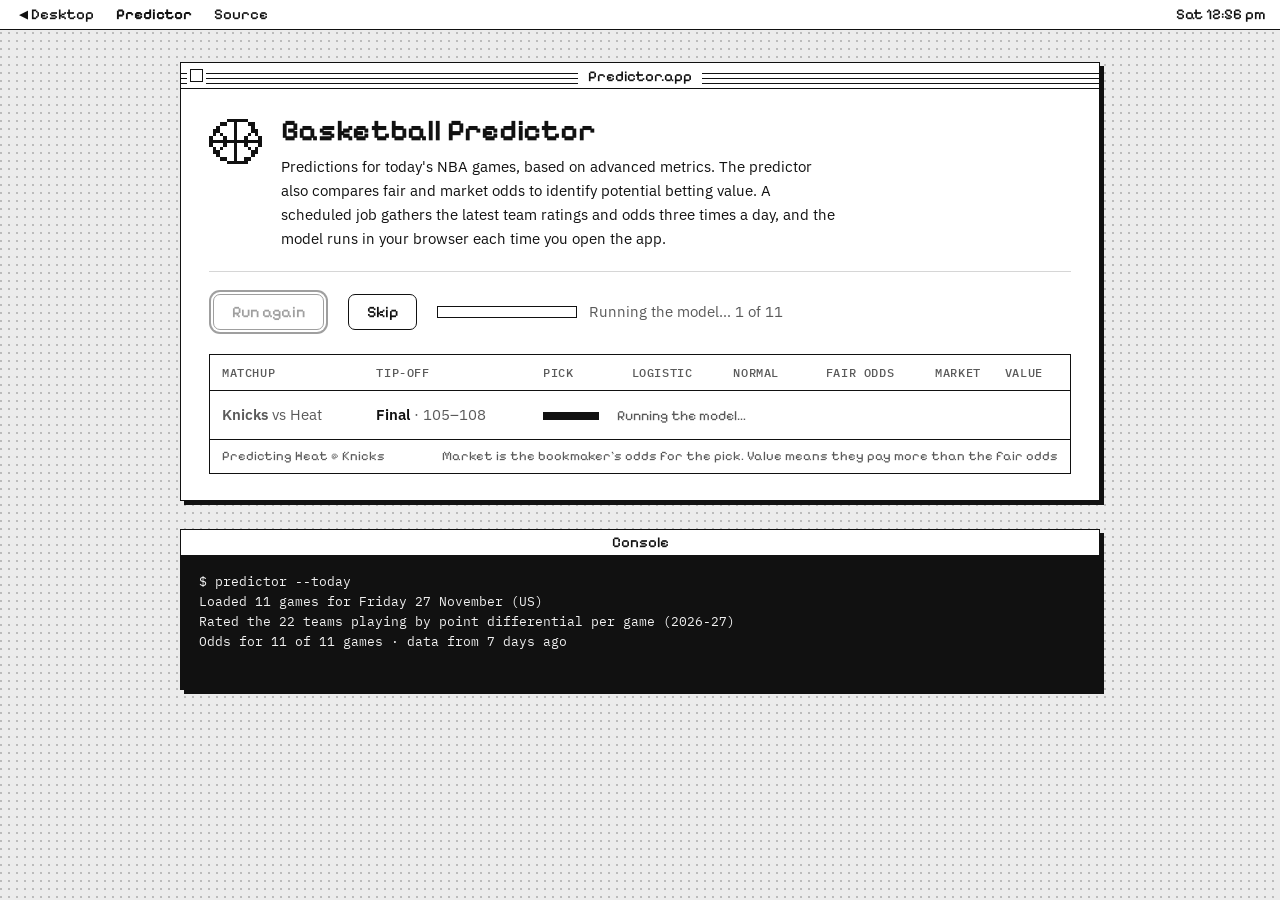
<file: basketball.html>
<!DOCTYPE html>
<html lang="en">
<head>
<meta charset="UTF-8">
<meta name="viewport" content="width=device-width, initial-scale=1.0, viewport-fit=cover">
<title>Predictor.app · BenOS</title>
<meta name="claude:viewport-fit-sides" content="cover">
<meta name="description" content="Live demo of Ben Alvaro's ML-based NBA game outcome predictor, comparing fair odds against market odds.">
<link rel="icon" href="data:image/svg+xml,<svg xmlns='http://www.w3.org/2000/svg' viewBox='0 0 16 16' shape-rendering='crispEdges'><rect width='16' height='16' fill='%23fff'/><path d='M3 2h8v1h1v1h1v3h-1v1h1v4h-1v1h-1v1H3z' fill='%23000'/><path d='M5 4h5v3H5zM5 9h6v3H5z' fill='%23fff'/></svg>">
<link rel="preconnect" href="https://fonts.googleapis.com">
<link rel="preconnect" href="https://fonts.gstatic.com" crossorigin>
<link rel="stylesheet" href="https://fonts.googleapis.com/css2?family=Pixelify+Sans:wght@400;500;700&family=IBM+Plex+Sans:wght@400;500;600&family=IBM+Plex+Mono:wght@400;500&display=swap">
<script>
  // Apply the visitor's BenOS appearance settings before first paint.
  try { const p = JSON.parse(localStorage.getItem('benos-prefs') || '{}'); const r = document.documentElement;
    if (p.theme && p.theme !== 'auto') r.dataset.theme = p.theme; if (p.pattern) r.dataset.pattern = p.pattern; if (p.size) r.dataset.size = p.size; } catch (e) {}
</script>
<style>
/* Layout: one application window (Predictor.app) on the desktop: header, run button, a game table, and a console window below. */
:root {
  --ink: #111111; --paper: #ffffff; --muted: #5a5a5a; --rule: #d6d6d6; --desk: #ececec; --pat: rgba(17, 17, 17, 0.22); --shadow: #111111;
  --font-pixel: "Pixelify Sans", "Courier New", monospace;
  --font-body: "IBM Plex Sans", "Helvetica Neue", Arial, sans-serif;
  --font-mono: "IBM Plex Mono", ui-monospace, Menlo, Consolas, monospace;
  --fs: 15px;
  color-scheme: light;
}
@media (prefers-color-scheme: dark) { :root:not([data-theme="light"]) { --ink: #f0f0f0; --paper: #141414; --muted: #ababab; --rule: #3a3a3a; --desk: #1f1f1f; --pat: rgba(240, 240, 240, 0.16); --shadow: #000000; color-scheme: dark; } }
:root[data-theme="dark"] { --ink: #f0f0f0; --paper: #141414; --muted: #ababab; --rule: #3a3a3a; --desk: #1f1f1f; --pat: rgba(240, 240, 240, 0.16); --shadow: #000000; color-scheme: dark; }
:root[data-size="large"] { --fs: 17px; }
* { box-sizing: border-box; }
[hidden] { display: none !important; }
html, body { margin: 0; }
body { background-color: var(--desk); color: var(--ink); font: 400 var(--fs)/1.6 var(--font-body); -webkit-font-smoothing: antialiased; min-height: 100vh; overflow-x: hidden;
  background-image: radial-gradient(circle at 1px 1px, var(--pat) 1px, transparent 1.4px); background-size: 8px 8px; }
:root[data-pattern="plain"] body { background-image: none; }
:root[data-pattern="dither"] body { background-color: var(--paper); background-image: conic-gradient(var(--ink) 25%, transparent 0 50%, var(--ink) 0 75%, transparent 0); background-size: 2px 2px; }
body::before { content: ""; position: fixed; inset: 0 0 auto; height: env(safe-area-inset-top, 0px); z-index: 1000; background: var(--paper); }
a { color: var(--ink); text-underline-offset: 3px; }
:focus-visible { outline: 2px solid var(--ink); outline-offset: 2px; }
.menubar { position: sticky; top: env(safe-area-inset-top, 0px); z-index: 900; height: 30px; background: var(--paper); border-bottom: 1px solid var(--ink); display: flex; align-items: stretch; padding-left: max(8px, env(safe-area-inset-left, 0px)); padding-right: max(14px, env(safe-area-inset-right, 0px)); font: 500 15px/1 var(--font-pixel); }
.menubar a { text-decoration: none; display: flex; align-items: center; padding: 0 11px; }
.menubar a:hover { background: var(--ink); color: var(--paper); }
.menubar .app { font-weight: 700; display: flex; align-items: center; padding: 0 11px; }
.menubar .right { margin-left: auto; display: flex; align-items: center; }
main { padding-block: 32px 56px; padding-left: max(16px, env(safe-area-inset-left, 0px)); padding-right: max(16px, env(safe-area-inset-right, 0px)); display: grid; gap: 28px; justify-items: center; }
main > * { min-width: 0; }
.win { background: var(--paper); border: 1px solid var(--ink); box-shadow: 4px 4px 0 var(--shadow); width: min(920px, 100%); min-width: 0; }
.titlebar { height: 26px; display: flex; align-items: center; justify-content: center; position: relative; border-bottom: 1px solid var(--ink); padding-inline: 32px; }
.win.active .titlebar { background: repeating-linear-gradient(var(--paper) 0 4px, var(--ink) 4px 5px) 0 6px / 100% 15px no-repeat, var(--paper); }
.titlebar h1, .titlebar h2 { margin: 0; font: 500 15px/24px var(--font-pixel); padding: 0 10px; background: var(--paper); }
.closebox { position: absolute; left: 9px; top: 6px; width: 13px; height: 13px; border: 1px solid var(--ink); background: var(--paper); box-shadow: 0 0 0 3px var(--paper); }
.closebox:hover::after { content: ""; position: absolute; inset: 2px; background: var(--ink); }
.body { padding: 26px 28px; display: grid; gap: 20px; }
@media (max-width: 520px) { .body { padding: 18px 16px; } }
.head { display: grid; grid-template-columns: 56px minmax(0, 1fr); gap: 16px; align-items: start; }
.head svg { width: 56px; height: 56px; }
.head h2 { font: 700 30px/1.05 var(--font-pixel); margin: 0 0 8px; }
.head p { margin: 0; max-width: 62ch; }
@media (max-width: 520px) { .head { grid-template-columns: 40px minmax(0, 1fr); } .head svg { width: 40px; height: 40px; } .head h2 { font-size: 24px; } }
.pi { fill: var(--ink); } .pp { fill: var(--paper); }
.controls { display: flex; flex-wrap: wrap; gap: 16px; align-items: center; padding-top: 18px; border-top: 1px solid var(--rule); }
.btn { font: 500 16px/1 var(--font-pixel); padding: 9px 18px; border: 1px solid var(--ink); border-radius: 7px; background: var(--paper); color: var(--ink); box-shadow: 0 0 0 2px var(--paper), 0 0 0 4px var(--ink); margin: 4px; cursor: default; }
.btn:hover { background: var(--ink); color: var(--paper); }
.btn:disabled { background: var(--paper); color: var(--ink); opacity: 0.4; }
.status { display: flex; align-items: center; gap: 12px; color: var(--muted); }
.bar { width: 140px; height: 12px; border: 1px solid var(--ink); padding: 1px; display: none; overflow: hidden; }
.bar.on { display: block; }
.bar.det i { animation: none; margin-left: 0; width: 0; transition: width 0.2s steps(4); }
.btn.quiet { box-shadow: none; }
tr.pending td { color: var(--muted); }
.calc { display: inline-flex; align-items: center; gap: 10px; font: 400 14px/1 var(--font-pixel); }
.calc .mini i { width: 0; animation: calc var(--d, 400ms) steps(8) forwards; }
@keyframes calc { to { width: 100%; } }
tr.fresh td { animation: fresh 0.5s steps(2) 1; }
@keyframes fresh { from { background: var(--desk); } to { background: transparent; } }
.bar i { display: block; height: 100%; width: 30%; background: var(--ink); animation: barber 1.1s steps(10) infinite; }
@keyframes barber { from { margin-left: -30%; } to { margin-left: 100%; } }
.table-wrap { overflow-x: auto; border: 1px solid var(--ink); }
table { border-collapse: collapse; width: 100%; min-width: 760px; font-variant-numeric: tabular-nums; }
th { font: 500 12px/1.3 var(--font-mono); text-transform: uppercase; letter-spacing: 0.05em; color: var(--muted); text-align: left; padding: 10px 12px; border-bottom: 1px solid var(--ink); }
td { padding: 12px; border-bottom: 1px solid var(--rule); vertical-align: middle; }
tr:last-child td { border-bottom: 0; }
td.num, th.num { text-align: right; }
td.num { white-space: nowrap; }
td.when { white-space: nowrap; color: var(--muted); }
td.when b { color: var(--ink); font-weight: 600; }
.teams b { font-weight: 600; }
.pick { font: 500 15px/1.2 var(--font-pixel); background: var(--ink); color: var(--paper); padding: 2px 8px; display: inline-block; }
.mini { display: inline-block; width: 56px; height: 8px; border: 1px solid var(--ink); vertical-align: middle; margin-right: 8px; position: relative; }
.mini i { position: absolute; inset: 0 auto 0 0; background: var(--ink); }
.val { font: 500 12px/1 var(--font-mono); text-transform: uppercase; letter-spacing: 0.04em; border: 1px solid var(--ink); border-radius: 999px; padding: 4px 8px; white-space: nowrap; }
.val.yes { background: var(--ink); color: var(--paper); }
tr.sample td { color: var(--muted); }
.caption { display: flex; justify-content: space-between; gap: 10px; flex-wrap: wrap; padding: 8px 12px; border-top: 1px solid var(--ink); font: 400 13px/1.3 var(--font-pixel); color: var(--muted); }
#output-box { margin: 0; background: #111; color: #f0f0f0; padding: 16px 18px; white-space: pre-wrap; font: 400 13px/1.55 var(--font-mono); max-height: 50vh; overflow: auto; }
@media (prefers-reduced-motion: reduce) { *, *::before, *::after { animation: none !important; transition: none !important; } }
</style>
</head>
<body>
<header class="menubar">
  <a href="index.html" aria-label="Back to the BenOS desktop">◀ Desktop</a>
  <span class="app">Predictor</span>
  <a href="https://github.com/Macapps13/BasketballPredictor" target="_blank" rel="noopener">Source</a>
  <span class="right" id="clock"></span>
</header>
<main>
  <section class="win active" aria-labelledby="app-title">
    <div class="titlebar"><a class="closebox" href="index.html" aria-label="Close and return to the desktop"></a><h1 id="app-title">Predictor.app</h1></div>
    <div class="body">
      <div class="head">
        <span id="ball-icon"></span>
        <div>
          <h2>Basketball Predictor</h2>
          <p>Predictions for today's NBA games, based on advanced metrics. The predictor also compares fair and market odds to identify potential betting value. A scheduled job gathers the latest team ratings and odds three times a day, and the model runs in your browser each time you open the app.</p>
        </div>
      </div>
      <div class="controls">
        <button class="btn" type="button" id="fetch-button">Run again</button>
        <button class="btn quiet" type="button" id="skip-button" hidden>Skip</button>
        <span class="status" role="status"><span class="bar" id="bar"><i id="bar-fill"></i></span><span id="status">Loading today's games…</span></span>
      </div>
      <div class="table-wrap">
        <table>
          <thead><tr><th>Matchup</th><th>Tip-off</th><th>Pick</th><th class="num">Logistic</th><th class="num">Normal</th><th class="num">Fair odds</th><th class="num">Market</th><th>Value</th></tr></thead>
          <tbody id="rows">
            <tr><td colspan="8" class="muted">Loading…</td></tr>
          </tbody>
        </table>
        <div class="caption"><span id="caption">Loading…</span><span>Market is the bookmaker's odds for the pick. Value means they pay more than the fair odds</span></div>
      </div>
    </div>
  </section>

  <section class="win" aria-labelledby="console-title">
    <div class="titlebar"><h2 id="console-title">Console</h2></div>
    <pre id="output-box" aria-live="off"></pre>
  </section>
</main>
<script>
(() => {
  'use strict';
  const DATA_URL = 'data/predictions.json';
  const $ = s => document.querySelector(s);
  const btn = $('#fetch-button'), skipBtn = $('#skip-button'), status = $('#status'), bar = $('#bar'), fill = $('#bar-fill'), rows = $('#rows'), out = $('#output-box'), caption = $('#caption');
  const reduce = matchMedia('(prefers-reduced-motion: reduce)').matches;
  const fmt = new Intl.DateTimeFormat('en-AU', { timeZone: 'Australia/Melbourne', weekday: 'short', hour: 'numeric', minute: '2-digit' });
  const tick = () => { $('#clock').textContent = fmt.format(new Date()); }; tick(); setInterval(tick, 15000);

  const ball = ['     ######','   ##..#...##','  #....#....#',' ##....#....##',' #.#...#...#.#','#...#..#..#...#','###############','#...#..#..#...#',' #.#...#...#.#',' ##....#....##','  #....#....#','   ##..#..##','     ######'];
  let ink = '', paper = '';
  ball.forEach((r, y) => [...r].forEach((c, x) => { const d = `M${x} ${y + 1}h1v1h-1z`; if (c === '#') ink += d; else if (c === '.') paper += d; }));
  $('#ball-icon').outerHTML = `<svg viewBox="0 0 16 16" shape-rendering="crispEdges" aria-hidden="true"><path class="pp" d="${paper}"/><path class="pi" d="${ink}"/></svg>`;

  const esc = v => String(v ?? '—').replace(/[&<>"']/g, c => ({ '&': '&amp;', '<': '&lt;', '>': '&gt;', '"': '&quot;', "'": '&#39;' }[c]));
  const pct = p => (typeof p === 'number' && isFinite(p)) ? (p * 100).toFixed(2) + '%' : '—';
  const w = p => (typeof p === 'number' && isFinite(p)) ? Math.max(0, Math.min(100, p * 100)) : 0;
  const odds = v => (typeof v === 'number' && isFinite(v)) ? v.toFixed(2) : '—';
  const signed = v => (typeof v === 'number' && isFinite(v)) ? (v > 0 ? '+' : '') + v.toFixed(1) : '—';
  const timeFmt = new Intl.DateTimeFormat(undefined, { weekday: 'short', hour: 'numeric', minute: '2-digit' });
  const dayFmt = new Intl.DateTimeFormat('en-AU', { weekday: 'long', day: 'numeric', month: 'long', timeZone: 'UTC' });

  function ago(iso) {
    const mins = Math.round((Date.now() - new Date(iso)) / 60000);
    if (!isFinite(mins)) return '';
    if (mins < 2) return 'just now';
    if (mins < 60) return `${mins} minutes ago`;
    const h = Math.round(mins / 60);
    if (h < 48) return `${h} hour${h === 1 ? '' : 's'} ago`;
    return `${Math.round(h / 24)} days ago`;
  }
  function when(g) {
    if (g.gameStatus === 3) return `<b>Final</b> · ${esc(g.homeScore)}–${esc(g.awayScore)}`;
    if (g.gameStatus === 2) return `<b>${esc(g.status || 'Live')}</b> · ${esc(g.homeScore)}–${esc(g.awayScore)}`;
    const t = new Date(g.tipoff);
    return isNaN(t) ? esc(g.status) : esc(timeFmt.format(t));
  }
  // ---------- The model (same formulas as oddsCalc.py), run in the browser ----------
  // Standard normal CDF by Marsaglia's series (accurate to ~1e-15 here), matching Python's math.erf.
  function normCdf(x) {
    let sum = x, prev = 0, term = x, i = 1;
    const q = x * x;
    while (sum !== prev) { prev = sum; term *= q / (i += 2); sum = prev + term; }
    return 0.5 + sum * Math.exp(-0.5 * q - 0.91893853320467274178);
  }
  const winProbLogistic = (diff, k = 0.12) => 1 / (1 + Math.exp(-k * diff));
  const winProbNormal = (diff, pace = 100, homeAdv = 0, sigma = 12) => normCdf((diff * (pace / 100) + homeAdv) / sigma);
  const isNum = v => typeof v === 'number' && isFinite(v);
  function predict(g) {
    if (g.error || !isNum(g.homeRating) || !isNum(g.awayRating)) return { ...g, error: g.error || 'Not enough games played yet to rate both teams' };
    const diff = Math.abs(g.homeRating - g.awayRating);
    const logistic = winProbLogistic(diff), normal = winProbNormal(diff);
    const homeWins = g.homeRating > g.awayRating;
    const market = homeWins ? g.homeOdds : g.awayOdds;
    return { ...g, diff, winner: homeWins ? g.home : g.away, logisticWinProb: logistic, normalWinProb: normal,
      fairOdds: Math.round(1000 / ((logistic + normal) / 2)) / 1000, marketOdds: isNum(market) ? market : null };
  }
  const valueOf = g => !isNum(g.marketOdds) ? 'none' : g.marketOdds > g.fairOdds ? 'yes' : 'no';

  // ---------- Rendering ----------
  const cells = g => `<td class="teams"><b>${esc(g.home)}</b> vs ${esc(g.away)}</td><td class="when">${when(g)}</td>`;
  function pendingRow(g, ms) {
    return `<tr class="pending">${cells(g)}<td colspan="6"><span class="calc" style="--d:${ms}ms"><span class="mini"><i></i></span>Running the model…</span></td></tr>`;
  }
  function row(g) {
    if (g.error) return `<tr class="fresh">${cells(g)}<td colspan="6" class="muted">${esc(g.error)}</td></tr>`;
    const v = { none: '<span class="val">No line</span>', yes: '<span class="val yes">Value</span>', no: '<span class="val">No edge</span>' }[valueOf(g)];
    return `<tr class="fresh">${cells(g)}<td><span class="pick">${esc(g.winner)}</span></td>
      <td class="num"><span class="mini"><i style="width:${w(g.logisticWinProb)}%"></i></span>${pct(g.logisticWinProb)}</td>
      <td class="num"><span class="mini"><i style="width:${w(g.normalWinProb)}%"></i></span>${pct(g.normalWinProb)}</td>
      <td class="num">${odds(g.fairOdds)}</td><td class="num">${odds(g.marketOdds)}</td><td>${v}</td></tr>`;
  }
  const print = line => { out.textContent += line + '\n'; out.scrollTop = out.scrollHeight; };
  const pad2 = n => String(n).padStart(2, '0');

  // ---------- Pacing ----------
  // The maths takes microseconds; the pauses let you watch each game get predicted.
  let fast = false, wake = null;
  function pause(ms) {
    if (fast) return Promise.resolve();
    return new Promise(resolve => {
      const t = setTimeout(done, ms);
      function done() { clearTimeout(t); wake = null; resolve(); }
      wake = done;
    });
  }
  skipBtn.addEventListener('click', () => { fast = true; if (wake) wake(); });
  const setProgress = (done, total) => { fill.style.width = total ? `${(done / total) * 100}%` : '0'; };

  async function load() {
    fast = reduce;
    const started = performance.now();
    btn.disabled = true; skipBtn.hidden = reduce;
    bar.classList.add('on'); bar.classList.remove('det');
    status.textContent = 'Loading today\'s games…';
    out.textContent = '';
    try {
      print('$ predictor --today');
      const res = await fetch(DATA_URL, { cache: 'no-cache' });
      if (!res.ok) throw new Error(`the server responded with ${res.status}`);
      const data = await res.json();
      if (!data || !Array.isArray(data.games)) throw new Error('the file is in an unexpected format');
      if (!data.gameDate) {
        rows.innerHTML = '<tr><td colspan="8" class="muted">No games loaded yet. Ratings and odds are gathered three times a day.</td></tr>';
        caption.textContent = 'Waiting for the first data run';
        print('No games loaded yet.');
        status.textContent = 'Nothing to predict yet.';
        return;
      }
      const day = dayFmt.format(new Date(data.gameDate + 'T00:00:00Z'));
      const games = data.games, n = games.length;
      await pause(250);
      print(`Loaded ${n} game${n === 1 ? '' : 's'} for ${day} (US)`);
      if (!n) {
        rows.innerHTML = `<tr><td colspan="8" class="muted">No NBA games on ${esc(day)}.</td></tr>`;
        caption.textContent = `No games on ${day} (US)`;
        status.textContent = 'No games today.';
        return;
      }
      const teams = new Set(games.flatMap(g => isNum(g.homeRating) ? [g.home, g.away] : []));
      await pause(300);
      print(`Rated the ${teams.size} teams playing by point differential per game (${data.season || 'this season'})`);
      await pause(300);
      print(`Odds for ${games.filter(g => isNum(g.homeOdds)).length} of ${n} games · data from ${ago(data.updated)}`);
      print('');

      const per = Math.max(200, Math.min(500, 2800 / n));
      rows.innerHTML = '';
      bar.classList.add('det'); setProgress(0, n);
      let made = 0, value = 0;
      for (let i = 0; i < n; i++) {
        const g = games[i];
        status.textContent = `Running the model… ${i + 1} of ${n}`;
        caption.textContent = `Predicting ${g.away} @ ${g.home}`;
        rows.insertAdjacentHTML('beforeend', pendingRow(g, per));
        await pause(per);
        const p = predict(g);
        rows.lastElementChild.outerHTML = row(p);
        setProgress(i + 1, n);
        const tag = `[${pad2(i + 1)}/${pad2(n)}]`;
        if (p.error) { print(`${tag} ${g.away} @ ${g.home}\n        ${p.error}`); continue; }
        made++; if (valueOf(p) === 'yes') value++;
        print(`${tag} ${g.away} @ ${g.home}
        rating   ${g.home} ${signed(g.homeRating)} (${g.homePlayed} gp) · ${g.away} ${signed(g.awayRating)} (${g.awayPlayed} gp) · gap ${p.diff.toFixed(2)}
        model    logistic ${pct(p.logisticWinProb)} · normal ${pct(p.normalWinProb)} → pick ${p.winner}
        odds     fair ${odds(p.fairOdds)} · market ${odds(p.marketOdds)}${g.book ? ` (${g.book})` : ''} → ${{ yes: 'value', no: 'no edge', none: 'no line' }[valueOf(p)]}`);
      }
      const secs = ((performance.now() - started) / 1000).toFixed(1);
      print('');
      print(`Done. ${made} prediction${made === 1 ? '' : 's'} in ${secs}s, ${value} with value.`);
      caption.textContent = `${n} game${n === 1 ? '' : 's'} on ${day} (US) · ratings and odds from ${ago(data.updated)}`;
      status.textContent = `Done. ${made} prediction${made === 1 ? '' : 's'} made just now.`;
    } catch (err) {
      status.textContent = `Couldn't load today's games (${err.message}). Check your connection and press Run again.`;
      print(`Error loading ${DATA_URL}: ${err.message}`);
    } finally {
      btn.disabled = false; skipBtn.hidden = true; fast = false;
      bar.classList.remove('on', 'det'); setProgress(0, 0);
    }
  }
  btn.addEventListener('click', load);
  load();
})();
</script>
</body>
</html>
</file>
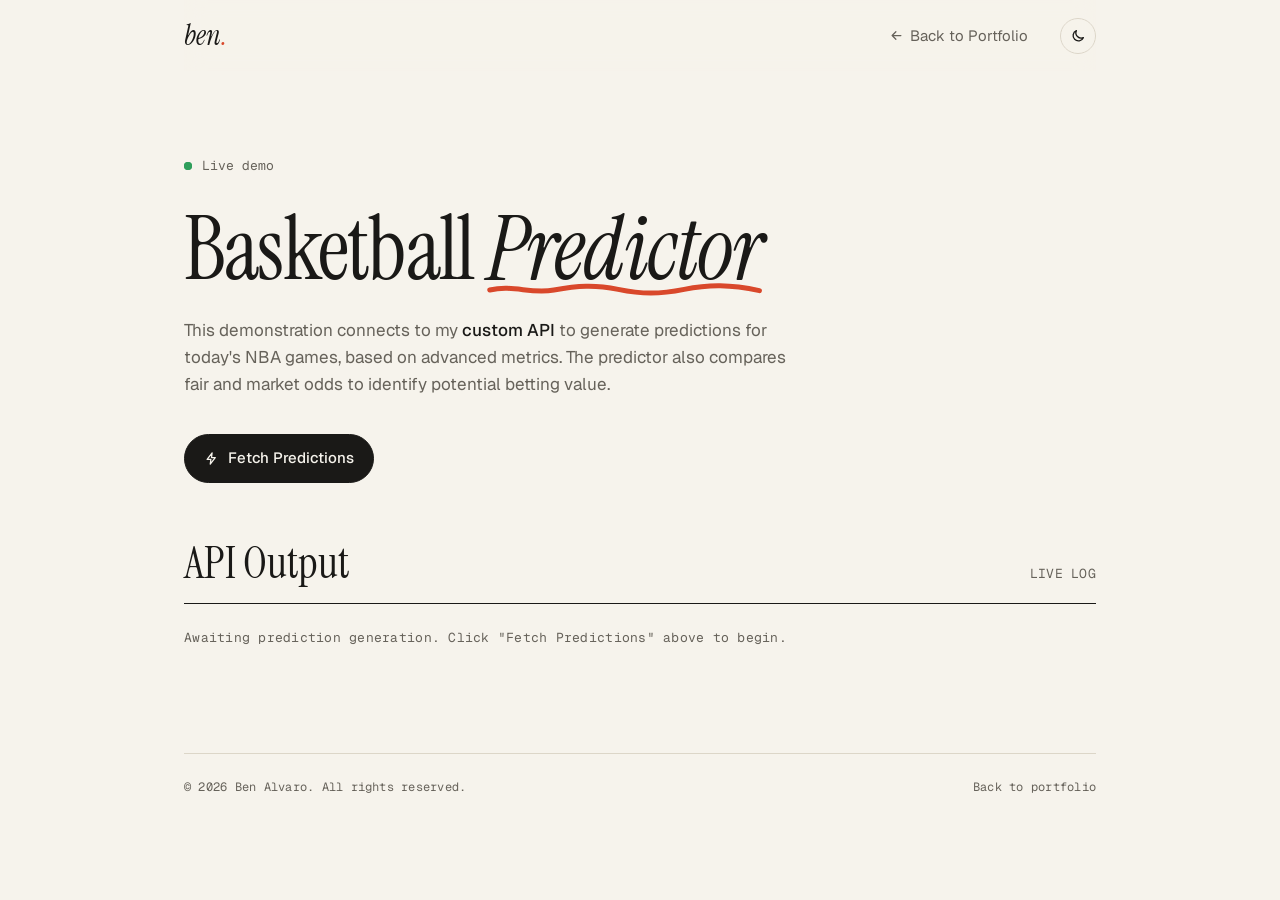
<file: redesign/a/basketball.html>
<!DOCTYPE html>
<html lang="en">

<head>
    <meta charset="UTF-8">
    <meta name="viewport" content="width=device-width, initial-scale=1.0">
    <title>Ben Alvaro | Basketball Predictor</title>
    <meta name="description" content="Live demo of Ben Alvaro's ML-based NBA game outcome predictor, comparing fair odds against market odds.">

    <link rel="icon" type="image/svg+xml"
        href="data:image/svg+xml,<svg xmlns='http://www.w3.org/2000/svg' viewBox='0 0 32 32'><rect width='32' height='32' rx='7' fill='%231a1917'/><text x='16' y='23' font-family='Georgia,serif' font-style='italic' font-size='20' text-anchor='middle' fill='%23f6f3ec'>b</text><circle cx='24' cy='22' r='2.2' fill='%23e2512f'/></svg>">

    <script>
        (function () {
            var saved = null;
            try { saved = localStorage.getItem('theme'); } catch (e) { }
            var dark = saved ? saved === 'dark' : matchMedia('(prefers-color-scheme: dark)').matches;
            document.documentElement.dataset.theme = dark ? 'dark' : 'light';
        })();
    </script>

    <link rel="preconnect" href="https://fonts.googleapis.com">
    <link rel="preconnect" href="https://fonts.gstatic.com" crossorigin>
    <link href="https://fonts.googleapis.com/css2?family=Geist:wght@400;500;600&family=Geist+Mono:wght@400;500&family=Instrument+Serif:ital@0;1&display=swap" rel="stylesheet">
    <link rel="stylesheet" href="style.css">
</head>

<body>
    <svg width="0" height="0" style="position:absolute" aria-hidden="true">
        <symbol id="i-back" viewBox="0 0 24 24" fill="none" stroke="currentColor" stroke-width="2" stroke-linecap="round" stroke-linejoin="round"><path d="M19 12H5m0 0 6-6m-6 6 6 6"/></symbol>
        <symbol id="i-bolt" viewBox="0 0 24 24" fill="none" stroke="currentColor" stroke-width="2" stroke-linecap="round" stroke-linejoin="round"><path d="M13 3 5 13.5h6L10 21l8-10.5h-6z"/></symbol>
        <symbol id="i-sun" viewBox="0 0 24 24" fill="none" stroke="currentColor" stroke-width="2" stroke-linecap="round"><circle cx="12" cy="12" r="4"/><path d="M12 2v2m0 16v2M2 12h2m16 0h2M5 5l1.5 1.5m11 11L19 19M5 19l1.5-1.5m11-11L19 5"/></symbol>
        <symbol id="i-moon" viewBox="0 0 24 24" fill="none" stroke="currentColor" stroke-width="2" stroke-linecap="round" stroke-linejoin="round"><path d="M20 14.5A8 8 0 0 1 9.5 4 8 8 0 1 0 20 14.5z"/></symbol>
    </svg>

    <div class="page">
        <header class="nav">
            <a class="wordmark" href="index.html" aria-label="Ben Alvaro, home">ben<span>.</span></a>
            <nav aria-label="Primary">
                <a class="back" href="index.html"><svg><use href="#i-back"/></svg> Back to Portfolio</a>
                <button class="theme-toggle" type="button" aria-label="Switch colour theme">
                    <svg class="sun"><use href="#i-sun"/></svg>
                    <svg class="moon"><use href="#i-moon"/></svg>
                </button>
            </nav>
        </header>

        <main class="demo">
            <p class="status"><span class="dot"></span>Live demo</p>
            <h1>Basketball <span class="underlined">Predictor
                    <svg viewBox="0 0 300 20" preserveAspectRatio="none" aria-hidden="true">
                        <path d="M3 13c26-9 44 7 70 0s44-9 70-1 45 8 72 0 50-8 82 2" pathLength="1"/>
                    </svg>
                </span></h1>

            <p class="lede">
                This demonstration connects to my <b>custom API</b> to generate predictions for today's NBA games,
                based on advanced metrics. The predictor also compares fair and market odds to identify potential
                betting value.
            </p>

            <div class="actions">
                <button id="fetch-button" class="btn primary" type="button">
                    <svg><use href="#i-bolt"/></svg> Fetch Predictions
                </button>
            </div>

            <section class="console" aria-live="polite">
                <div class="section-head">
                    <h2>API Output</h2>
                    <span class="mono">LIVE LOG</span>
                </div>
                <p id="console-status" class="console-status mono">Awaiting prediction generation. Click "Fetch Predictions" above to begin.</p>
                <div id="games" class="games"></div>
            </section>
        </main>

        <footer class="foot mono">
            <span>&copy; <span id="year"></span> Ben Alvaro. All rights reserved.</span>
            <a href="index.html">Back to portfolio</a>
        </footer>
    </div>

    <script src="main.js"></script>
</body>

</html>
</file>
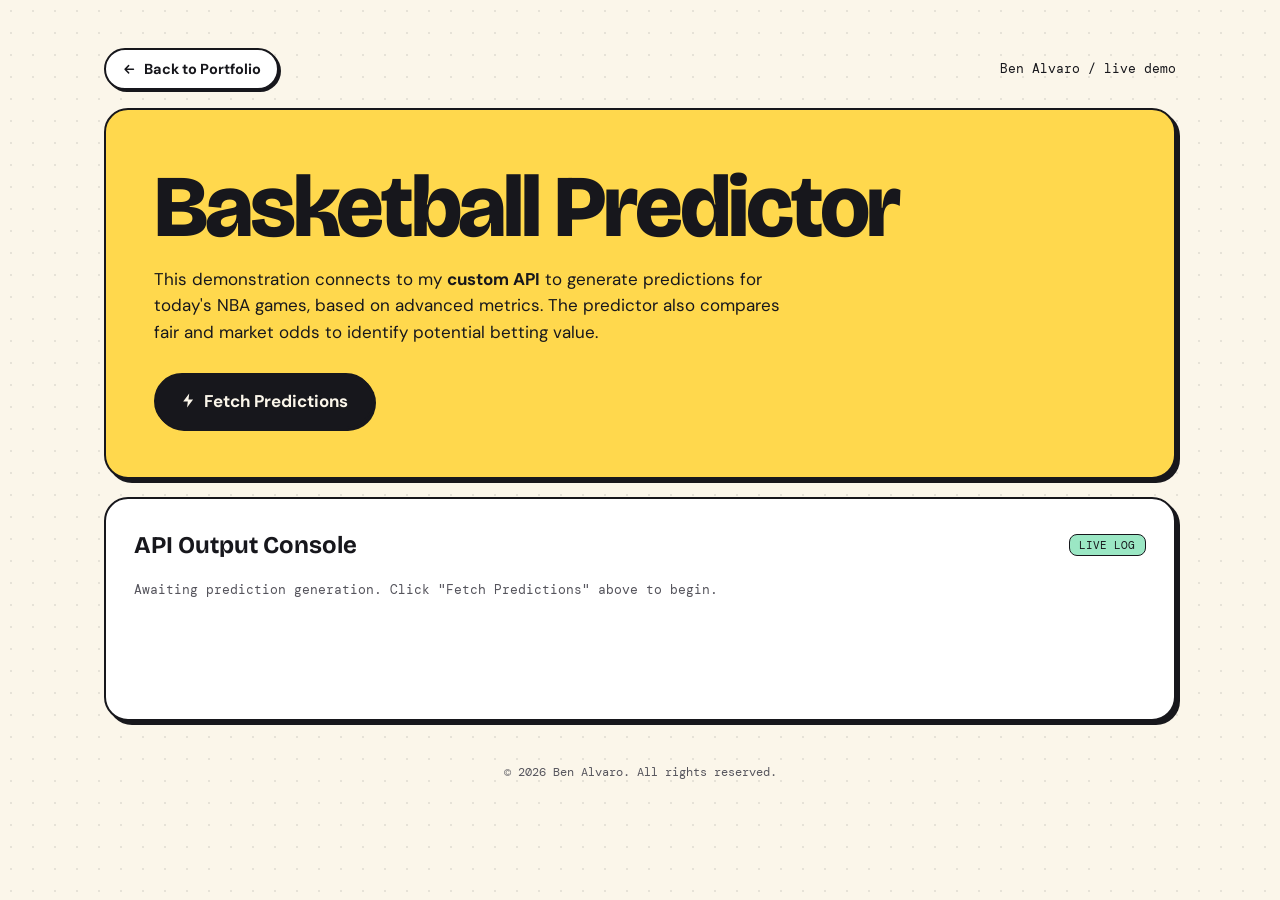
<file: redesign/b/basketball.html>
<!DOCTYPE html>
<html lang="en">

<head>
    <meta charset="UTF-8">
    <meta name="viewport" content="width=device-width, initial-scale=1.0">
    <title>Ben Alvaro | Basketball Predictor</title>
    <meta name="description" content="Live demo of Ben Alvaro's ML-based NBA game outcome predictor, comparing fair odds against market odds.">

    <link rel="icon" type="image/svg+xml"
        href="data:image/svg+xml,<svg xmlns='http://www.w3.org/2000/svg' viewBox='0 0 32 32'><rect x='1.5' y='1.5' width='29' height='29' rx='8' fill='%23ffd84d' stroke='%2317171c' stroke-width='3'/><text x='16' y='23' font-family='Arial,sans-serif' font-weight='900' font-size='19' text-anchor='middle' fill='%2317171c'>B</text></svg>">

    <link rel="preconnect" href="https://fonts.googleapis.com">
    <link rel="preconnect" href="https://fonts.gstatic.com" crossorigin>
    <link href="https://fonts.googleapis.com/css2?family=Bricolage+Grotesque:opsz,wght@12..96,500;12..96,700;12..96,800&family=DM+Mono:wght@400;500&family=DM+Sans:opsz,wght@9..40,400;9..40,500;9..40,700&display=swap" rel="stylesheet">
    <link rel="stylesheet" href="style.css">
</head>

<body>
    <svg width="0" height="0" style="position:absolute" aria-hidden="true">
        <symbol id="i-back" viewBox="0 0 24 24" fill="none" stroke="currentColor" stroke-width="2.4" stroke-linecap="round" stroke-linejoin="round"><path d="M19 12H5m0 0 6-6m-6 6 6 6"/></symbol>
        <symbol id="i-bolt" viewBox="0 0 24 24" fill="currentColor"><path d="M13 2 4.500 13.500H11L10 22l8.500-11.500H12z"/></symbol>
    </svg>

    <main class="bento">
        <header class="topbar">
            <a class="pill" href="index.html"><svg><use href="#i-back"/></svg> Back to Portfolio</a>
            <span class="mono">Ben Alvaro / live demo</span>
        </header>

        <section class="tile intro pop">
            <h1>Basketball Predictor</h1>
            <p class="lede">
                This demonstration connects to my <b>custom API</b> to generate predictions for today's NBA games,
                based on advanced metrics. The predictor also compares fair and market odds to identify potential
                betting value.
            </p>
            <button id="fetch-button" class="pill solid" type="button">
                <svg><use href="#i-bolt"/></svg> Fetch Predictions
            </button>
        </section>

        <section class="tile console pop" aria-live="polite">
            <div class="console-head">
                <h2>API Output Console</h2>
                <span class="mono">LIVE LOG</span>
            </div>
            <p id="console-status" class="console-status mono">Awaiting prediction generation. Click "Fetch Predictions" above to begin.</p>
            <div id="games" class="games"></div>
        </section>

        <footer class="foot mono">
            &copy; <span id="year"></span> Ben Alvaro. All rights reserved.
        </footer>
    </main>

    <script src="main.js"></script>
</body>

</html>
</file>
<file: redesign/a/style.css>
/* Concept A — "Ink & Paper": editorial, typographic, light/dark. */

:root {
    --bg: #f6f3ec;
    --surface: #fffdf8;
    --ink: #1a1917;
    --muted: #66625a;
    --line: #dcd6c8;
    --accent: #d9482b;
    --accent-ink: #b5371d;
    --ok: #2f9e5b;

    --serif: "Instrument Serif", "Iowan Old Style", Georgia, serif;
    --sans: "Geist", system-ui, -apple-system, "Segoe UI", sans-serif;
    --mono: "Geist Mono", ui-monospace, "SF Mono", Menlo, monospace;

    --ease: cubic-bezier(0.16, 1, 0.3, 1);
    color-scheme: light;
}

:root[data-theme="dark"] {
    --bg: #121310;
    --surface: #1b1c18;
    --ink: #eeece5;
    --muted: #a09d93;
    --line: #2d2e29;
    --accent: #ff7a5c;
    --accent-ink: #ff9379;
    --ok: #5fd08a;
    color-scheme: dark;
}

*,
*::before,
*::after {
    box-sizing: border-box;
}

html {
    scroll-behavior: smooth;
    scroll-padding-top: 5rem;
    -webkit-text-size-adjust: 100%;
}

body {
    margin: 0;
    background: var(--bg);
    color: var(--ink);
    font-family: var(--sans);
    font-size: 1.0625rem;
    line-height: 1.6;
    -webkit-font-smoothing: antialiased;
    transition: background-color 0.4s ease, color 0.4s ease;
}

::selection {
    background: var(--accent);
    color: #fff;
}

a {
    color: inherit;
    text-decoration: none;
}

button {
    font: inherit;
    color: inherit;
    background: none;
    border: 0;
    padding: 0;
    cursor: pointer;
}

svg {
    width: 1em;
    height: 1em;
    flex: none;
}

:focus-visible {
    outline: 2px solid var(--accent);
    outline-offset: 3px;
    border-radius: 4px;
}

.mono {
    font-family: var(--mono);
    font-size: 0.8125rem;
    letter-spacing: 0.02em;
}

.skip {
    position: absolute;
    left: 1rem;
    top: -4rem;
    background: var(--ink);
    color: var(--bg);
    padding: 0.5rem 0.9rem;
    border-radius: 8px;
    z-index: 20;
}

.skip:focus {
    top: 1rem;
}

.page {
    max-width: 60rem;
    margin: 0 auto;
    padding: 0 1.5rem;
}

/* ---------- Nav ---------- */

.nav {
    position: sticky;
    top: 0;
    z-index: 10;
    display: flex;
    align-items: center;
    justify-content: space-between;
    padding: 1.1rem 0;
    background: color-mix(in srgb, var(--bg) 85%, transparent);
    backdrop-filter: blur(10px);
    -webkit-backdrop-filter: blur(10px);
    transition: background-color 0.4s ease;
}

.wordmark {
    font-family: var(--serif);
    font-style: italic;
    font-size: 1.75rem;
    line-height: 1;
}

.wordmark span {
    color: var(--accent);
}

.nav nav {
    display: flex;
    align-items: center;
    gap: clamp(1rem, 4vw, 2rem);
    font-size: 0.9375rem;
}

.nav nav a {
    position: relative;
    color: var(--muted);
    transition: color 0.2s;
}

.nav nav a::after {
    content: "";
    position: absolute;
    left: 0;
    right: 0;
    bottom: -3px;
    height: 1.5px;
    background: var(--accent);
    transform: scaleX(0);
    transform-origin: left;
    transition: transform 0.35s var(--ease);
}

.nav nav a:hover {
    color: var(--ink);
}

.nav nav a:hover::after {
    transform: scaleX(1);
}

.theme-toggle {
    display: grid;
    place-items: center;
    width: 2.25rem;
    height: 2.25rem;
    border: 1px solid var(--line);
    border-radius: 50%;
    font-size: 1rem;
    transition: border-color 0.2s, transform 0.5s var(--ease);
}

.theme-toggle:hover {
    border-color: var(--ink);
    transform: rotate(40deg);
}

.theme-toggle .sun,
:root[data-theme="dark"] .theme-toggle .moon {
    display: none;
}

:root[data-theme="dark"] .theme-toggle .sun {
    display: block;
}

/* ---------- Hero ---------- */

.hero {
    padding: clamp(3.5rem, 10vw, 7rem) 0 clamp(4rem, 9vw, 6.5rem);
}

.status {
    display: inline-flex;
    align-items: center;
    gap: 0.6rem;
    margin: 0 0 1.75rem;
    font-family: var(--mono);
    font-size: 0.8125rem;
    color: var(--muted);
}

.dot {
    position: relative;
    width: 0.5rem;
    height: 0.5rem;
    border-radius: 50%;
    background: var(--ok);
}

.dot::after {
    content: "";
    position: absolute;
    inset: 0;
    border-radius: 50%;
    background: var(--ok);
    animation: ping 2.2s ease-out infinite;
}

@keyframes ping {
    to {
        transform: scale(3.2);
        opacity: 0;
    }
}

h1 {
    margin: 0;
    font-family: var(--serif);
    font-weight: 400;
    font-size: clamp(4rem, 15vw, 9.5rem);
    line-height: 0.92;
    letter-spacing: -0.02em;
}

.underlined {
    position: relative;
    display: inline-block;
    font-style: italic;
}

.underlined svg {
    position: absolute;
    left: 0;
    bottom: -0.02em;
    width: 100%;
    height: 0.14em;
    overflow: visible;
}

.underlined path {
    fill: none;
    stroke: var(--accent);
    stroke-width: 5;
    stroke-linecap: round;
    vector-effect: non-scaling-stroke;
    stroke-dasharray: 1;
    stroke-dashoffset: 1;
    animation: draw 1.1s var(--ease) 0.5s forwards;
}

@keyframes draw {
    to {
        stroke-dashoffset: 0;
    }
}

.roles {
    margin: 2rem 0 0;
    font-size: clamp(1.05rem, 2.4vw, 1.3rem);
    font-weight: 500;
}

.roles span {
    color: var(--accent);
    margin: 0 0.35em;
}

.builds {
    margin: 0.35rem 0 0;
    font-family: var(--serif);
    font-size: clamp(1.6rem, 4vw, 2.25rem);
    line-height: 1.25;
    color: var(--muted);
}

.rotator {
    display: inline-block;
    font-style: italic;
    color: var(--ink);
    border-bottom: 2px solid var(--accent);
    transition: opacity 0.3s ease, transform 0.3s ease;
}

.rotator.out {
    opacity: 0;
    transform: translateY(0.35em);
}

.lede {
    max-width: 34rem;
    margin: 1.5rem 0 0;
    color: var(--muted);
}

.actions {
    display: flex;
    flex-wrap: wrap;
    gap: 0.75rem;
    margin-top: 2.25rem;
}

.btn {
    display: inline-flex;
    align-items: center;
    gap: 0.55rem;
    padding: 0.7rem 1.2rem;
    border: 1px solid var(--line);
    border-radius: 999px;
    font-size: 0.9375rem;
    font-weight: 500;
    transition: transform 0.3s var(--ease), border-color 0.2s, background-color 0.2s, color 0.2s;
}

.btn:hover {
    border-color: var(--ink);
    transform: translateY(-2px);
}

.btn:active {
    transform: translateY(0) scale(0.98);
}

.btn.primary {
    background: var(--ink);
    border-color: var(--ink);
    color: var(--bg);
}

.btn.primary:hover {
    background: var(--accent);
    border-color: var(--accent);
    color: #fff;
}

:root[data-theme="dark"] .btn.primary:hover {
    color: #1a1917;
}

.btn.primary:hover svg {
    animation: nudge 0.6s var(--ease);
}

@keyframes nudge {
    40% {
        transform: translateY(3px);
    }
}

.toolkit {
    display: flex;
    flex-wrap: wrap;
    align-items: baseline;
    gap: 0.5rem 1.5rem;
    margin: 3.5rem 0 0;
    padding-top: 1.25rem;
    border-top: 1px solid var(--line);
    font-family: var(--mono);
    font-size: 0.8125rem;
}

.toolkit dt {
    color: var(--muted);
    text-transform: uppercase;
    letter-spacing: 0.12em;
    font-size: 0.75rem;
}

.toolkit dd {
    margin: 0;
}

.toolkit ul {
    display: flex;
    flex-wrap: wrap;
    gap: 0.25rem 0;
    margin: 0;
    padding: 0;
    list-style: none;
}

.toolkit li:not(:last-child)::after {
    content: "·";
    margin: 0 0.75em;
    color: var(--accent);
}

/* ---------- Work ---------- */

.section-head {
    display: flex;
    align-items: baseline;
    justify-content: space-between;
    padding-bottom: 1rem;
    border-bottom: 1px solid var(--ink);
}

.section-head h2 {
    margin: 0;
    font-family: var(--serif);
    font-weight: 400;
    font-size: clamp(2rem, 5vw, 2.75rem);
    line-height: 1.1;
}

.section-head .mono {
    color: var(--muted);
}

.projects {
    margin: 0;
    padding: 0;
    list-style: none;
}

.project {
    position: relative;
    display: grid;
    grid-template-columns: 3.5rem minmax(0, 1fr) auto;
    gap: 0 1.5rem;
    padding: 2.25rem 0;
    border-bottom: 1px solid var(--line);
}

/* soft highlight that bleeds past the column on hover */
.project::before {
    content: "";
    position: absolute;
    inset: 0 -1.25rem;
    border-radius: 14px;
    background: var(--surface);
    opacity: 0;
    transition: opacity 0.3s ease;
    z-index: -1;
}

.project:hover::before {
    opacity: 1;
}

.project .num {
    padding-top: 0.7rem;
    color: var(--muted);
    transition: color 0.2s;
}

.project:hover .num {
    color: var(--accent);
}

.project h3 {
    margin: 0;
    font-family: var(--serif);
    font-weight: 400;
    font-size: clamp(1.75rem, 4.2vw, 2.4rem);
    line-height: 1.15;
    transition: transform 0.45s var(--ease);
}

.project h3 small {
    font-family: var(--sans);
    font-size: 0.875rem;
    color: var(--muted);
    white-space: nowrap;
}

.project:hover h3 {
    transform: translateX(0.5rem);
}

.project p {
    max-width: 36rem;
    margin: 0.7rem 0 0;
    color: var(--muted);
    font-size: 1rem;
}

.tags {
    display: flex;
    flex-wrap: wrap;
    gap: 0.4rem;
    margin: 1.1rem 0 0;
    padding: 0;
    list-style: none;
}

.tags li {
    padding: 0.15rem 0.6rem;
    border: 1px solid var(--line);
    border-radius: 999px;
    font-size: 0.75rem;
    color: var(--muted);
    background: var(--bg);
}

.links {
    display: flex;
    flex-direction: column;
    align-items: flex-end;
    gap: 0.6rem;
    padding-top: 0.6rem;
    font-size: 0.9375rem;
    font-weight: 500;
    white-space: nowrap;
}

.links a,
.links button {
    display: inline-flex;
    align-items: center;
    gap: 0.4rem;
    transition: color 0.2s;
}

.links svg {
    transition: transform 0.3s var(--ease);
}

.links a:hover,
.links button:hover {
    color: var(--accent-ink);
}

.links a:hover svg,
.links button:hover svg {
    transform: translate(2px, -2px);
}

.links .quiet {
    color: var(--muted);
    font-weight: 400;
}

/* ---------- Contact ---------- */

.contact {
    padding: clamp(5rem, 12vw, 8rem) 0 clamp(4rem, 9vw, 6rem);
}

.kicker {
    margin: 0 0 0.75rem;
    color: var(--muted);
}

.contact h2 {
    margin: 0;
    font-family: var(--serif);
    font-weight: 400;
    font-size: clamp(3.25rem, 11vw, 6.5rem);
    line-height: 1;
    letter-spacing: -0.015em;
}

.contact h2 em {
    color: var(--accent);
}

.email {
    display: inline-flex;
    align-items: center;
    gap: 0.5rem;
    margin-top: 1.75rem;
    padding-bottom: 0.2rem;
    font-size: clamp(1.1rem, 3.4vw, 1.5rem);
    background: linear-gradient(var(--accent), var(--accent)) left bottom / 100% 1.5px no-repeat;
    transition: background-size 0.4s var(--ease), color 0.2s;
}

.email:hover {
    color: #fff;
    background-size: 100% 100%;
}

:root[data-theme="dark"] .email:hover {
    color: #1a1917;
}

.email svg {
    transition: transform 0.3s var(--ease);
}

.email:hover svg {
    transform: translate(2px, -2px);
}

.foot {
    display: flex;
    flex-wrap: wrap;
    justify-content: space-between;
    gap: 0.5rem 1.5rem;
    padding: 1.5rem 0 2.5rem;
    border-top: 1px solid var(--line);
    color: var(--muted);
    font-size: 0.75rem;
}

.foot a:hover {
    color: var(--ink);
}

/* ---------- Modals ---------- */

.modal {
    width: min(26rem, calc(100vw - 2rem));
    padding: 0;
    border: 1px solid var(--line);
    border-radius: 18px;
    background: var(--surface);
    color: var(--ink);
    overflow: hidden;
    box-shadow: 0 30px 80px -20px rgb(0 0 0 / 0.5);
}

.modal.wide {
    width: min(40rem, calc(100vw - 2rem));
}

.modal::backdrop {
    background: rgb(18 19 16 / 0.72);
    backdrop-filter: blur(4px);
}

.modal[open] {
    animation: pop 0.35s var(--ease);
}

@keyframes pop {
    from {
        opacity: 0;
        transform: translateY(12px) scale(0.98);
    }
}

.modal img {
    display: block;
    width: 100%;
    max-height: 68vh;
    object-fit: contain;
    padding: 1rem 1rem 0;
}

.modal video {
    display: block;
    width: 100%;
    max-height: 70vh;
    background: #000;
}

.modal-bar {
    display: flex;
    align-items: center;
    justify-content: space-between;
    gap: 1rem;
    padding: 0.75rem 0.75rem 0.75rem 1.1rem;
}

.modal-bar p {
    margin: 0;
    color: var(--muted);
}

.modal-bar div {
    display: flex;
    gap: 0.4rem;
}

.modal-bar button {
    display: grid;
    place-items: center;
    width: 2.25rem;
    height: 2.25rem;
    border: 1px solid var(--line);
    border-radius: 50%;
    font-size: 1.05rem;
    transition: border-color 0.2s, background-color 0.2s, color 0.2s;
}

.modal-bar button:hover {
    background: var(--ink);
    border-color: var(--ink);
    color: var(--bg);
}

/* ---------- Basketball page ---------- */

.back {
    display: inline-flex;
    align-items: center;
    gap: 0.4rem;
}

.demo {
    padding: clamp(3rem, 8vw, 5rem) 0 5rem;
}

.demo h1 {
    font-size: clamp(3rem, 10vw, 5.5rem);
    line-height: 1;
}

.demo .lede {
    max-width: 38rem;
}

.demo .lede b {
    color: var(--ink);
    font-weight: 500;
}

button.btn:disabled {
    opacity: 0.55;
    cursor: progress;
    transform: none;
}

.console {
    margin-top: 3.5rem;
}

.console-status {
    margin: 1.5rem 0 0;
    color: var(--muted);
}

.console-status.error {
    color: var(--accent-ink);
}

.spinner {
    display: inline-block;
    width: 0.9em;
    height: 0.9em;
    margin-right: 0.6em;
    vertical-align: -0.1em;
    border: 2px solid var(--line);
    border-top-color: var(--accent);
    border-radius: 50%;
    animation: spin 0.8s linear infinite;
}

@keyframes spin {
    to {
        transform: rotate(360deg);
    }
}

.games {
    display: grid;
    grid-template-columns: repeat(auto-fill, minmax(17rem, 1fr));
    gap: 1rem;
    margin-top: 1.5rem;
}

.game {
    padding: 1.4rem;
    border: 1px solid var(--line);
    border-radius: 14px;
    background: var(--surface);
    animation: pop 0.5s var(--ease) backwards;
}

.game h3 {
    margin: 0;
    font-family: var(--serif);
    font-weight: 400;
    font-size: 1.6rem;
    line-height: 1.15;
}

.game h3 span {
    color: var(--muted);
    font-style: italic;
    font-size: 0.8em;
}

.game .pick {
    margin: 0.6rem 0 1rem;
    font-size: 0.9375rem;
}

.game .pick b {
    font-weight: 600;
    color: var(--accent-ink);
}

.game dl {
    display: grid;
    grid-template-columns: auto 1fr auto;
    align-items: center;
    gap: 0.5rem 0.75rem;
    margin: 0;
    font-family: var(--mono);
    font-size: 0.75rem;
}

.game dt {
    color: var(--muted);
}

.game dd {
    margin: 0;
    text-align: right;
}

.game .bar {
    height: 4px;
    border-radius: 2px;
    background: var(--line);
    overflow: hidden;
}

.game .bar i {
    display: block;
    height: 100%;
    background: var(--accent);
    border-radius: 2px;
}

.game .odds {
    display: flex;
    gap: 1.5rem;
    margin-top: 1rem;
    padding-top: 0.9rem;
    border-top: 1px solid var(--line);
    font-family: var(--mono);
    font-size: 0.75rem;
    color: var(--muted);
}

.game .odds b {
    display: block;
    font-size: 1.05rem;
    font-weight: 500;
    color: var(--ink);
}

.game.failed {
    color: var(--accent-ink);
    font-family: var(--mono);
    font-size: 0.8125rem;
}

/* ---------- Scroll reveal ---------- */

.js .reveal {
    opacity: 0;
    transform: translateY(18px);
    transition: opacity 0.8s var(--ease), transform 0.8s var(--ease);
    transition-delay: calc(var(--i, 0) * 70ms);
}

.js .reveal.in {
    opacity: 1;
    transform: none;
}

/* ---------- Small screens ---------- */

@media (max-width: 640px) {
    .page {
        padding: 0 1.15rem;
    }

    .nav nav a[href="#contact"] {
        display: none;
    }

    .project {
        grid-template-columns: minmax(0, 1fr);
        padding: 1.75rem 0;
    }

    .project::before {
        inset: 0 -0.6rem;
    }

    .project .num {
        padding: 0 0 0.4rem;
    }

    .links {
        flex-direction: row;
        flex-wrap: wrap;
        align-items: center;
        gap: 0.5rem 1.5rem;
        padding-top: 1.25rem;
    }

    .project:hover h3 {
        transform: none;
    }
}

@media (prefers-reduced-motion: reduce) {
    html {
        scroll-behavior: auto;
    }

    *,
    *::before,
    *::after {
        animation-duration: 0.01ms !important;
        animation-delay: 0s !important;
        animation-iteration-count: 1 !important;
        transition-duration: 0.01ms !important;
        transition-delay: 0s !important;
    }
}
</file>
<file: redesign/b/style.css>
/* Concept B — "Bento Playground": colour-blocked tiles, chunky outlines, playful motion. */

:root {
    --bg: #fbf6ea;
    --ink: #17171c;
    --paper: #ffffff;
    --muted: #55545c;

    --coral: #ff9d80;
    --yellow: #ffd84d;
    --mint: #9be7c4;
    --sky: #a9c8ff;
    --lilac: #cdb8ff;

    --display: "Bricolage Grotesque", "Arial Black", system-ui, sans-serif;
    --sans: "DM Sans", system-ui, -apple-system, "Segoe UI", sans-serif;
    --mono: "DM Mono", ui-monospace, "SF Mono", Menlo, monospace;

    --radius: 24px;
    --border: 2px solid var(--ink);
    --shadow: 4px 4px 0 var(--ink);
    --ease: cubic-bezier(0.16, 1, 0.3, 1);
    --bounce: cubic-bezier(0.34, 1.56, 0.64, 1);
}

*,
*::before,
*::after {
    box-sizing: border-box;
}

html {
    scroll-behavior: smooth;
    -webkit-text-size-adjust: 100%;
}

body {
    margin: 0;
    background-color: var(--bg);
    background-image: radial-gradient(rgb(23 23 28 / 0.09) 1px, transparent 1px);
    background-size: 22px 22px;
    color: var(--ink);
    font-family: var(--sans);
    font-size: 1rem;
    line-height: 1.55;
    -webkit-font-smoothing: antialiased;
}

::selection {
    background: var(--ink);
    color: var(--yellow);
}

a {
    color: inherit;
    text-decoration: none;
}

button {
    font: inherit;
    color: inherit;
    background: none;
    border: 0;
    padding: 0;
    cursor: pointer;
}

svg {
    width: 1em;
    height: 1em;
    flex: none;
}

h1,
h2,
h3,
p,
ul,
figure {
    margin: 0;
}

ul {
    padding: 0;
    list-style: none;
}

:focus-visible {
    outline: 3px solid var(--ink);
    outline-offset: 3px;
}

.mono {
    font-family: var(--mono);
    font-size: 0.8125rem;
}

.sr-only {
    position: absolute;
    width: 1px;
    height: 1px;
    overflow: hidden;
    clip-path: inset(50%);
    white-space: nowrap;
}

.skip {
    position: absolute;
    left: 1rem;
    top: -4rem;
    z-index: 20;
    padding: 0.5rem 0.9rem;
    border-radius: 10px;
    background: var(--ink);
    color: var(--bg);
}

.skip:focus {
    top: 1rem;
}

/* ---------- Grid + tiles ---------- */

.bento {
    display: grid;
    grid-template-columns: repeat(4, minmax(0, 1fr));
    gap: 1.125rem;
    max-width: 70rem;
    margin: 0 auto;
    padding: clamp(1.25rem, 4vw, 3rem) clamp(1rem, 3vw, 1.5rem) 2rem;
}

.tile {
    position: relative;
    padding: 1.75rem;
    border: var(--border);
    border-radius: var(--radius);
    background: var(--paper);
    box-shadow: var(--shadow);
    transition: transform 0.25s var(--bounce), box-shadow 0.25s var(--bounce);
}

.tile:hover {
    transform: translate(-2px, -2px);
    box-shadow: 7px 7px 0 var(--ink);
}

a.tile:active {
    transform: translate(3px, 3px);
    box-shadow: 1px 1px 0 var(--ink);
}

.coral { background: var(--coral); }
.yellow { background: var(--yellow); }
.mint { background: var(--mint); }
.sky { background: var(--sky); }
.lilac { background: var(--lilac); }

/* ---------- Hero ---------- */

.hero {
    grid-column: span 3;
    grid-row: span 2;
    display: flex;
    flex-direction: column;
    justify-content: flex-end;
    min-height: 26rem;
    padding: clamp(1.75rem, 4vw, 3rem);
    overflow: hidden;
}

.hello {
    font-family: var(--display);
    font-weight: 500;
    font-size: clamp(1.25rem, 2.6vw, 1.75rem);
}

h1 {
    font-family: var(--display);
    font-weight: 800;
    font-size: clamp(3.5rem, 9vw, 6.75rem);
    line-height: 0.92;
    letter-spacing: -0.035em;
    margin-top: 0.1em;
}

.roles {
    display: flex;
    flex-wrap: wrap;
    gap: 0.5rem;
    margin-top: 1.6rem;
}

.roles li {
    padding: 0.35rem 0.9rem;
    border: var(--border);
    border-radius: 999px;
    font-weight: 700;
    font-size: 0.9375rem;
}

.roles li:nth-child(1) { background: var(--mint); }
.roles li:nth-child(2) { background: var(--lilac); }

.lede {
    max-width: 34rem;
    margin-top: 1.1rem;
    color: var(--muted);
    font-size: 1.0625rem;
}

.sticker {
    position: absolute;
    top: clamp(1rem, 3vw, 2rem);
    right: clamp(1rem, 3vw, 2rem);
    width: clamp(6.5rem, 13vw, 9rem);
    aspect-ratio: 1;
    display: grid;
    place-items: center;
    border: var(--border);
    border-radius: 50%;
    background: var(--yellow);
    transform: rotate(-8deg);
    transition: transform 0.4s var(--bounce);
}

.hero:hover .sticker {
    transform: rotate(6deg) scale(1.06);
}

.sticker > * {
    grid-area: 1 / 1;
}

.sticker .ring {
    width: 100%;
    height: 100%;
    animation: spin 18s linear infinite;
}

.sticker text {
    font-family: var(--mono);
    font-size: 10.5px;
    font-weight: 500;
    letter-spacing: 0.04em;
    fill: var(--ink);
}

.sticker .star {
    width: 34%;
    height: 34%;
}

@keyframes spin {
    to {
        transform: rotate(360deg);
    }
}

/* ---------- Link tiles ---------- */

.resume,
.social {
    display: flex;
    flex-direction: column;
    justify-content: space-between;
    gap: 1.5rem;
    min-height: 9rem;
}

.resume {
    background: var(--ink);
    color: var(--bg);
}

.github { background: var(--paper); }
.linkedin { background: var(--sky); }

.big {
    width: 2.25rem;
    height: 2.25rem;
    transition: transform 0.35s var(--bounce);
}

.tile:hover > .big {
    transform: scale(1.15) rotate(-6deg);
}

.resume:hover > .big {
    transform: translateY(5px);
}

.label {
    font-family: var(--display);
    font-weight: 700;
    font-size: 1.5rem;
    line-height: 1;
}

.hint {
    position: absolute;
    top: 1.5rem;
    right: 1.5rem;
    padding: 0.1rem 0.5rem;
    border-radius: 999px;
    background: var(--yellow);
    color: var(--ink);
    font-size: 0.6875rem;
    font-weight: 500;
}

.resume { grid-column: 4; grid-row: 1; }

.socials {
    grid-column: 4;
    grid-row: 2;
    display: grid;
    grid-template-columns: 1fr 1fr;
    gap: 1.125rem;
}

.social {
    min-height: 0;
    padding: 1.1rem;
}

.social .label {
    font-size: 1.0625rem;
}

/* ---------- Skills marquee ---------- */

.skills {
    grid-column: 1 / -1;
    padding: 0.9rem 0;
    background: var(--ink);
    color: var(--bg);
    overflow: hidden;
}

.track {
    display: flex;
    width: max-content;
    font-family: var(--display);
    font-weight: 700;
    font-size: 1.25rem;
    white-space: nowrap;
}

.track.rolling {
    animation: roll 28s linear infinite;
}

.skills:hover .track {
    animation-play-state: paused;
}

.track li {
    display: flex;
    align-items: center;
}

.track li::after {
    content: "✦";
    margin: 0 1.4rem;
    color: var(--yellow);
    font-size: 0.8em;
}

@keyframes roll {
    to {
        transform: translateX(-50%);
    }
}

/* ---------- Section heading ---------- */

.section-head {
    grid-column: 1 / -1;
    display: flex;
    align-items: baseline;
    justify-content: space-between;
    margin-top: 2.5rem;
    padding: 0 0.25rem;
    scroll-margin-top: 1.5rem;
}

.section-head h2 {
    font-family: var(--display);
    font-weight: 800;
    font-size: clamp(2rem, 5vw, 3rem);
    letter-spacing: -0.03em;
    line-height: 1;
}

/* ---------- Projects ---------- */

.project {
    grid-column: span 2;
    display: flex;
    flex-direction: column;
}

.project header {
    display: flex;
    align-items: center;
    justify-content: space-between;
    margin-bottom: 1.25rem;
}

.badge {
    display: grid;
    place-items: center;
    width: 3rem;
    height: 3rem;
    border: var(--border);
    border-radius: 14px;
    background: var(--paper);
    font-size: 1.5rem;
    transition: transform 0.4s var(--bounce);
}

.project:hover .badge {
    transform: rotate(-10deg) scale(1.1);
}

.num {
    font-weight: 500;
}

.project h3 {
    font-family: var(--display);
    font-weight: 700;
    font-size: clamp(1.5rem, 3vw, 1.875rem);
    line-height: 1.1;
    letter-spacing: -0.02em;
}

.project h3 small {
    font-family: var(--sans);
    font-weight: 500;
    font-size: 0.875rem;
    letter-spacing: 0;
    white-space: nowrap;
}

.project p {
    margin-top: 0.7rem;
    font-size: 0.9688rem;
}

.tags {
    display: flex;
    flex-wrap: wrap;
    gap: 0.4rem;
    margin-top: 1.1rem;
}

.tags li {
    padding: 0.1rem 0.6rem;
    border: 1.5px solid var(--ink);
    border-radius: 8px;
    background: rgb(255 255 255 / 0.55);
    font-size: 0.75rem;
}

.links {
    display: flex;
    flex-wrap: wrap;
    gap: 0.6rem;
    margin-top: auto;
    padding-top: 1.5rem;
}

.pill {
    display: inline-flex;
    align-items: center;
    gap: 0.45rem;
    padding: 0.5rem 1rem;
    border: var(--border);
    border-radius: 999px;
    background: var(--paper);
    font-weight: 700;
    font-size: 0.9063rem;
    box-shadow: 2px 2px 0 var(--ink);
    transition: transform 0.2s var(--bounce), box-shadow 0.2s var(--bounce);
}

.pill:hover {
    transform: translate(-1px, -1px);
    box-shadow: 4px 4px 0 var(--ink);
}

.pill:active {
    transform: translate(2px, 2px);
    box-shadow: 0 0 0 var(--ink);
}

.pill.solid {
    background: var(--ink);
    color: var(--bg);
}

/* Gym tracker: tall tile, phone screenshot peeks out of the bottom */
.gym {
    grid-row: span 2;
    overflow: hidden;
    padding-bottom: 0;
}

.gym .copy,
.snake .copy {
    display: flex;
    flex-direction: column;
}

.snake .copy {
    flex: 1;
}

.phone {
    flex: 1 0 17rem;
    align-self: center;
    width: min(15.5rem, 70%);
    margin-top: 2rem;
    padding: 0.5rem 0.5rem 0;
    border: var(--border);
    border-bottom: 0;
    border-radius: 2rem 2rem 0 0;
    background: var(--ink);
    overflow: hidden;
    transform: translateY(1.5rem) rotate(3deg);
    transform-origin: bottom center;
    transition: transform 0.45s var(--bounce);
}

.phone img {
    display: block;
    width: 100%;
    height: auto;
    border-radius: 1.5rem 1.5rem 0 0;
}

.gym:hover .phone,
.phone:focus-visible {
    transform: translateY(0.5rem) rotate(0deg);
}

/* Snake: live canvas banner */
.board {
    margin-bottom: 1.5rem;
}

.board canvas {
    display: block;
    width: 100%;
    height: auto;
    aspect-ratio: 5 / 2;
    border: var(--border);
    border-radius: 16px;
    background: var(--ink);
}

.board figcaption {
    margin-top: 0.5rem;
    font-size: 0.6875rem;
    line-height: 1.4;
}

/* ---------- Contact ---------- */

.contact {
    grid-column: 1 / -1;
    display: flex;
    flex-wrap: wrap;
    align-items: center;
    justify-content: space-between;
    gap: 1.5rem;
    margin-top: 2.5rem;
    padding: clamp(1.75rem, 4vw, 2.75rem);
    background: var(--ink);
    color: var(--bg);
}

.contact h2 {
    font-family: var(--display);
    font-weight: 800;
    font-size: clamp(2.25rem, 6vw, 3.75rem);
    letter-spacing: -0.03em;
    line-height: 1;
}

.contact p {
    margin-top: 0.5rem;
    opacity: 0.75;
}

.pill.mail {
    padding: 0.8rem 1.4rem;
    border-color: var(--bg);
    background: var(--yellow);
    color: var(--ink);
    font-size: clamp(0.95rem, 2.6vw, 1.125rem);
    box-shadow: 3px 3px 0 var(--bg);
}

.pill.mail:hover {
    box-shadow: 6px 6px 0 var(--bg);
}

.pill.mail:hover svg {
    animation: wiggle 0.5s ease;
}

@keyframes wiggle {
    25% { transform: rotate(-14deg); }
    75% { transform: rotate(14deg); }
}

.foot {
    grid-column: 1 / -1;
    padding: 1.5rem 0 0.5rem;
    text-align: center;
    font-size: 0.75rem;
    color: var(--muted);
}

/* ---------- Modals ---------- */

.modal {
    width: min(25rem, calc(100vw - 2rem));
    padding: 0;
    border: var(--border);
    border-radius: var(--radius);
    background: var(--paper);
    color: var(--ink);
    box-shadow: 8px 8px 0 var(--ink);
    overflow: hidden;
}

.modal.wide {
    width: min(40rem, calc(100vw - 2rem));
}

.modal::backdrop {
    background: rgb(23 23 28 / 0.7);
}

.modal[open] {
    animation: pop-in 0.4s var(--bounce);
}

@keyframes pop-in {
    from {
        opacity: 0;
        transform: scale(0.9) rotate(-2deg);
    }
}

.modal img {
    display: block;
    width: 100%;
    max-height: 68vh;
    object-fit: contain;
    padding: 1rem 1rem 0;
    background: var(--mint);
}

.modal video {
    display: block;
    width: 100%;
    max-height: 70vh;
    background: #000;
}

.modal-bar {
    display: flex;
    align-items: center;
    justify-content: space-between;
    gap: 1rem;
    padding: 0.75rem 0.75rem 0.75rem 1.1rem;
    border-top: var(--border);
}

.modal-bar div {
    display: flex;
    gap: 0.4rem;
}

.modal-bar button {
    display: grid;
    place-items: center;
    width: 2.4rem;
    height: 2.4rem;
    border: var(--border);
    border-radius: 12px;
    font-size: 1.1rem;
    transition: background-color 0.15s, transform 0.2s var(--bounce);
}

.modal-bar button:hover {
    background: var(--yellow);
    transform: translateY(-2px);
}

/* ---------- Basketball page ---------- */

.topbar {
    grid-column: 1 / -1;
    display: flex;
    align-items: center;
    justify-content: space-between;
    gap: 1rem;
}

.intro {
    grid-column: 1 / -1;
    padding: clamp(1.75rem, 4vw, 3rem);
    background: var(--yellow);
}

.intro h1 {
    font-size: clamp(2.75rem, 9vw, 5.5rem);
}

.intro .lede {
    max-width: 40rem;
    color: var(--ink);
}

.intro .pill {
    margin-top: 1.75rem;
    padding: 0.8rem 1.5rem;
    font-size: 1.0625rem;
}

.intro .pill:disabled {
    opacity: 0.6;
    cursor: progress;
}

.console {
    grid-column: 1 / -1;
    min-height: 14rem;
}

.console:hover {
    transform: none;
    box-shadow: var(--shadow);
}

.console-head {
    display: flex;
    align-items: center;
    justify-content: space-between;
    gap: 1rem;
}

.console-head h2 {
    font-family: var(--display);
    font-weight: 700;
    font-size: 1.5rem;
}

.console-head .mono {
    padding: 0.1rem 0.6rem;
    border: 1.5px solid var(--ink);
    border-radius: 8px;
    background: var(--mint);
    font-size: 0.6875rem;
}

.console-status {
    margin-top: 1rem;
    color: var(--muted);
}

.console-status.error {
    color: #b3261e;
}

.spinner {
    display: inline-block;
    width: 0.9em;
    height: 0.9em;
    margin-right: 0.6em;
    vertical-align: -0.1em;
    border: 2.5px solid var(--ink);
    border-right-color: transparent;
    border-radius: 50%;
    animation: spin 0.7s linear infinite;
}

.games {
    display: grid;
    grid-template-columns: repeat(auto-fill, minmax(16.5rem, 1fr));
    gap: 1rem;
    margin-top: 1.25rem;
}

.game {
    padding: 1.25rem;
    border: var(--border);
    border-radius: 18px;
    box-shadow: 3px 3px 0 var(--ink);
    animation: pop-in 0.45s var(--bounce) backwards;
}

.game:nth-child(4n + 1) { background: var(--sky); }
.game:nth-child(4n + 2) { background: var(--coral); }
.game:nth-child(4n + 3) { background: var(--mint); }
.game:nth-child(4n + 4) { background: var(--lilac); }

.game h3 {
    font-family: var(--display);
    font-weight: 700;
    font-size: 1.375rem;
    line-height: 1.15;
}

.game h3 span {
    font-weight: 500;
    font-size: 0.8em;
}

.game .pick {
    margin: 0.5rem 0 0.9rem;
    font-size: 0.9375rem;
}

.game .pick b {
    padding: 0.05rem 0.5rem;
    border-radius: 999px;
    background: var(--ink);
    color: var(--bg);
}

.game dl {
    display: grid;
    grid-template-columns: auto 1fr auto;
    align-items: center;
    gap: 0.45rem 0.7rem;
    margin: 0;
    font-family: var(--mono);
    font-size: 0.75rem;
}

.game dd {
    margin: 0;
    text-align: right;
}

.game .bar {
    height: 10px;
    border: 1.5px solid var(--ink);
    border-radius: 999px;
    background: var(--paper);
    overflow: hidden;
}

.game .bar i {
    display: block;
    height: 100%;
    background: var(--ink);
}

.game .odds {
    display: flex;
    gap: 1.5rem;
    margin-top: 0.9rem;
    padding-top: 0.8rem;
    border-top: 1.5px dashed var(--ink);
    font-family: var(--mono);
    font-size: 0.75rem;
}

.game .odds b {
    display: block;
    font-family: var(--display);
    font-size: 1.25rem;
}

.game.failed {
    background: var(--paper);
    color: #b3261e;
    font-family: var(--mono);
    font-size: 0.8125rem;
}

/* ---------- Entrance ---------- */

.js .pop {
    opacity: 0;
    translate: 0 22px;
    scale: 0.97;
    transition: opacity 0.6s var(--ease), translate 0.7s var(--bounce), scale 0.7s var(--bounce),
        transform 0.25s var(--bounce), box-shadow 0.25s var(--bounce);
    transition-delay: calc(var(--i, 0) * 70ms), calc(var(--i, 0) * 70ms), calc(var(--i, 0) * 70ms), 0s, 0s;
}

.js .pop.in {
    opacity: 1;
    translate: 0 0;
    scale: 1;
}

/* ---------- Responsive ---------- */

@media (max-width: 900px) {
    .hero {
        grid-column: 1 / -1;
        grid-row: auto;
        min-height: 22rem;
    }

    .resume,
    .socials {
        grid-column: span 2;
        grid-row: auto;
    }

    .resume {
        min-height: 7.5rem;
    }
}

@media (max-width: 640px) {
    .bento {
        gap: 0.875rem;
    }

    .tile {
        padding: 1.35rem;
    }

    .hero {
        min-height: 0;
        padding-top: 9.5rem;
    }

    .resume,
    .socials {
        grid-column: 1 / -1;
    }

    .social {
        min-height: 6.5rem;
    }

    .project {
        grid-column: 1 / -1;
    }

    .phone {
        flex: none;
        height: 15rem;
    }

    .contact {
        flex-direction: column;
        align-items: flex-start;
    }
}

@media (prefers-reduced-motion: reduce) {
    html {
        scroll-behavior: auto;
    }

    *,
    *::before,
    *::after {
        animation: none !important;
        transition-duration: 0.01ms !important;
        transition-delay: 0s !important;
    }
}
</file>
